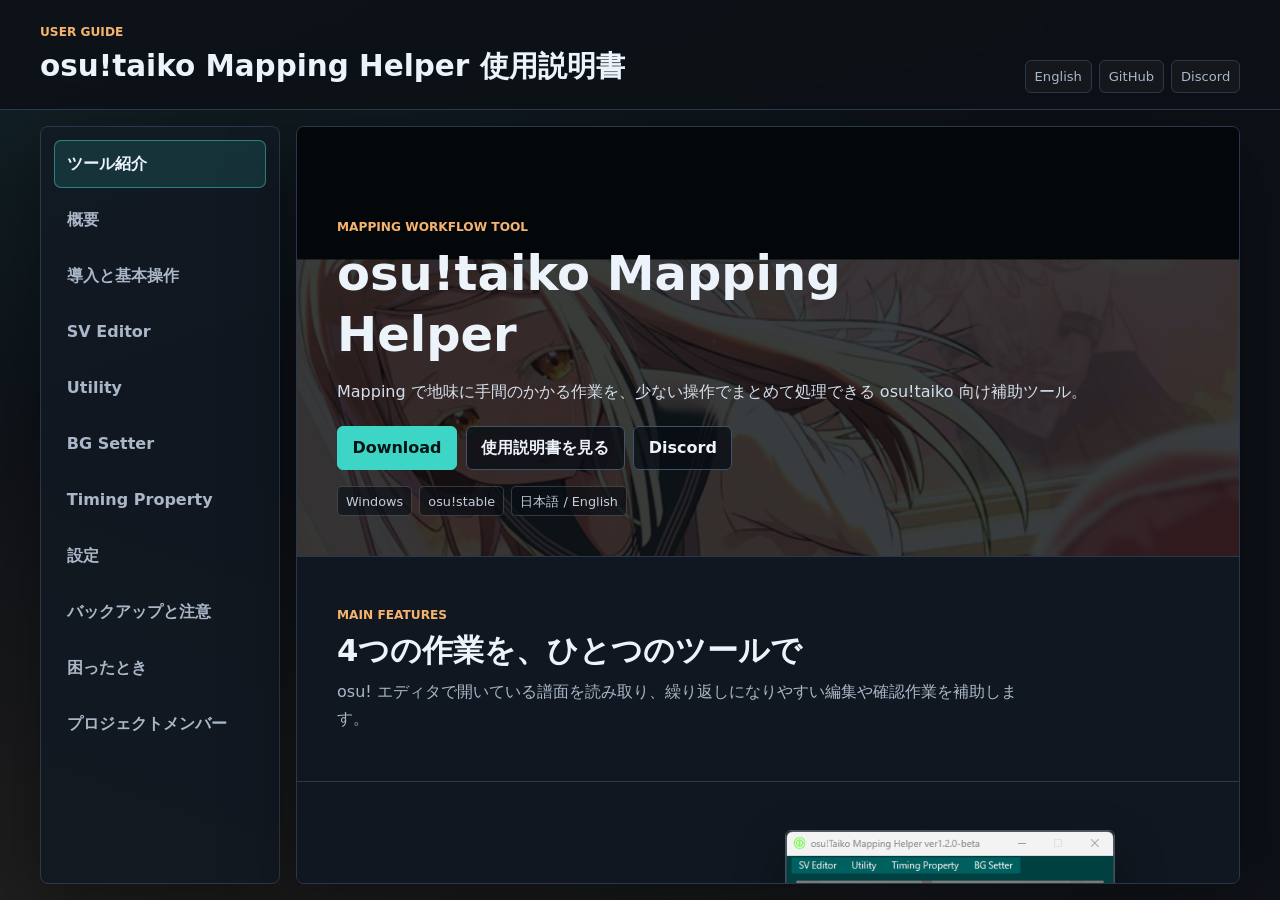
<file: docs/index.html>
<!doctype html>
<html lang="ja">
<head>
  <meta charset="utf-8">
  <meta name="viewport" content="width=device-width, initial-scale=1">
  <title>osu!taiko Mapping Helper 使用説明書</title>
  <link rel="icon" href="favicon.ico" sizes="any">
  <link rel="stylesheet" href="style.css">
</head>
<body>
  <header class="app-header">
    <div>
      <p class="eyebrow">User Guide</p>
      <h1>osu!taiko Mapping Helper 使用説明書</h1>
    </div>
    <div class="header-meta" aria-label="ドキュメント情報">
      <a href="index.en.html">English</a>
      <a href="https://github.com/miyagish1m4/osutaiko-mapping-helper">GitHub</a>
      <a href="https://discord.gg/EG7AwfeGcW">Discord</a>
    </div>
  </header>

  <main class="manual-shell">
    <input checked type="radio" name="manual-tab" id="tab-introduction">
    <input type="radio" name="manual-tab" id="tab-overview">
    <input type="radio" name="manual-tab" id="tab-start">
    <input type="radio" name="manual-tab" id="tab-sv">
    <input type="radio" name="manual-tab" id="tab-utility">
    <input type="radio" name="manual-tab" id="tab-bg">
    <input type="radio" name="manual-tab" id="tab-timing-property">
    <input type="radio" name="manual-tab" id="tab-settings">
    <input type="radio" name="manual-tab" id="tab-safety">
    <input type="radio" name="manual-tab" id="tab-trouble">
    <input type="radio" name="manual-tab" id="tab-members">

    <nav class="tab-list" aria-label="説明書の章">
      <label for="tab-introduction">ツール紹介</label>
      <label for="tab-overview">概要</label>
      <label for="tab-start">導入と基本操作</label>
      <label for="tab-sv">SV Editor</label>
      <label for="tab-utility">Utility</label>
      <label for="tab-bg">BG Setter</label>
      <label for="tab-timing-property">Timing Property</label>
      <label for="tab-settings">設定</label>
      <label for="tab-safety">バックアップと注意</label>
      <label for="tab-trouble">困ったとき</label>
      <label for="tab-members">プロジェクトメンバー</label>
    </nav>

    <section class="tab-panel introduction-panel" id="introduction-panel">
      <div class="showcase-hero" style="--intro-hero-image: url('screenshot/BG Setter.png'); --intro-mobile-image: url('screenshot/SV Editor.png')">
        <div class="showcase-hero-content">
          <p class="eyebrow">Mapping Workflow Tool</p>
          <h2>osu!taiko Mapping Helper</h2>
          <p class="hero-summary">Mapping で地味に手間のかかる作業を、少ない操作でまとめて処理できる osu!taiko 向け補助ツール。</p>
          <div class="intro-actions">
            <a class="primary-action" href="https://github.com/miyagish1m4/osutaiko-mapping-helper/releases">Download</a>
            <label class="secondary-action" for="tab-overview">使用説明書を見る</label>
            <a class="secondary-action" href="https://discord.gg/EG7AwfeGcW">Discord</a>
          </div>
          <div class="intro-meta" aria-label="対応環境">
            <span>Windows</span>
            <span>osu!stable</span>
            <span>日本語 / English</span>
          </div>
        </div>
      </div>

      <header class="intro-heading">
        <p class="eyebrow">Main Features</p>
        <h2>4つの作業を、ひとつのツールで</h2>
        <p>osu! エディタで開いている譜面を読み取り、繰り返しになりやすい編集や確認作業を補助します。</p>
      </header>

      <section class="intro-feature portrait-feature">
        <div class="intro-feature-copy">
          <p class="feature-number">01</p>
          <h3>SV Editor</h3>
          <p>ノーツ、小節線、BookMark、BeatSnap、既存の緑線などを基準に、SV と Volume をまとめて設定できます。</p>
          <p>範囲内のグラデーション、特定オブジェクトだけへの適用、相対速度変化、既存緑線の整理にも対応します。</p>
          <label class="text-action" for="tab-sv">SV Editor の説明を見る</label>
        </div>
        <figure class="intro-screenshot portrait-shot">
          <img src="screenshot/SV Editor.png" alt="SV Editor の画面">
        </figure>
      </section>

      <section class="intro-feature portrait-feature reverse">
        <div class="intro-feature-copy">
          <p class="feature-number">02</p>
          <h3>Utility</h3>
          <p>オフセット、ヒットサウンド、ノーツ座標、メタデータなど、SV 以外の編集をまとめて実行できます。</p>
          <p>全難易度へのタグ変更や設定コピー、指定したビートスナップへの再スナップにも利用できます。</p>
          <label class="text-action" for="tab-utility">Utility の説明を見る</label>
        </div>
        <figure class="intro-screenshot portrait-shot">
          <img src="screenshot/Utility.png" alt="Utility の画面">
        </figure>
      </section>

      <section class="intro-feature compact-feature">
        <div class="intro-feature-copy">
          <p class="feature-number">03</p>
          <h3>Timing Property</h3>
          <p>osu! エディタの現在位置に適用されている Timing、BPM、SV、Volume、見た目 BPM をリアルタイムに確認できます。</p>
          <label class="text-action" for="tab-timing-property">Timing Property の説明を見る</label>
        </div>
        <figure class="intro-screenshot compact-shot">
          <img src="screenshot/Timing Property.png" alt="Timing Property の画面">
        </figure>
      </section>

      <section class="intro-feature landscape-feature reverse">
        <div class="intro-feature-copy">
          <p class="feature-number">04</p>
          <h3>BG Setter</h3>
          <p>背景画像を画面上で動かしながら、譜面に保存する BG の Y 座標を決定できます。</p>
          <p>数値を繰り返し入力せず、実際の表示位置を見ながら調整できます。</p>
          <label class="text-action" for="tab-bg">BG Setter の説明を見る</label>
        </div>
        <figure class="intro-screenshot landscape-shot">
          <img src="screenshot/BG Setter.png" alt="BG Setter の画面">
        </figure>
      </section>

      <div class="intro-cta">
        <div>
          <p class="eyebrow">Get Started</p>
          <h3>最新バージョンをダウンロード</h3>
          <p>osu!stable で対象の taiko 譜面を開き、ツールを起動するだけで始められます。</p>
        </div>
        <div class="intro-actions">
          <a class="primary-action" href="https://github.com/miyagish1m4/osutaiko-mapping-helper/releases">Releases を開く</a>
          <label class="secondary-action" for="tab-start">導入方法を見る</label>
        </div>
      </div>
    </section>

    <section class="tab-panel" id="overview-panel">
      <div class="panel-header">
        <p class="eyebrow">Overview</p>
        <h2>このツールの役割</h2>
        <p>osu! のエディタで開いている taiko 譜面を読み取り、<strong>SV 編集</strong>や<strong>一括編集</strong>を補助します。操作対象は現在 osu! 側で選択されている <code>.osu</code> ファイル、または同じ曲フォルダ内の全難易度です。</p>
      </div>

      <div class="dense-grid">
        <article>
          <h3>リアルタイムに譜面を読む</h3>
          <p>起動中の osu! プロセスから、現在開いている曲フォルダ、.osu ファイル名、再生位置、メタデータ、背景画像の情報を取得します。ツール側で譜面名が表示されれば、処理対象を認識できています。</p>
        </article>
        <article>
          <h3>.osu を直接編集する</h3>
          <p><strong>SV Editor</strong>、<strong>Utility</strong>、<strong>BG Setter</strong> は <code>.osu</code> ファイルを書き換えます。処理後は osu! のエディタで <kbd>Ctrl</kbd> + <kbd>L</kbd> を押して、ファイルを再読み込みしてください。</p>
        </article>
        <article>
          <h3>主な機能</h3>
          <p>SV の適用・削除、ヒットサウンドの統一、ノーツ座標変更、タグ編集、設定コピー、再スナップ、背景 Y 座標調整、バックアップ保持数の管理を扱います。</p>
        </article>
        <article>
          <h3>補助情報の確認</h3>
          <p>Timing Property では、osu! の現在位置に対応する Timing、BPM、SV、Volume、見た目 BPM を確認できます。SV 作業中の値確認に使います。</p>
        </article>
      </div>

      <div class="callout">
        <h3>まず覚えること</h3>
        <p>このツールの基本は「<strong>osu! で対象譜面を開く</strong>」「<strong>ツールで条件を入力する</strong>」「<strong>実行する</strong>」「osu! で <kbd>Ctrl</kbd> + <kbd>L</kbd> を押す」です。<br>
          <span class="marker warn">成功メッセージだけでは osu! 側の表示は更新されないため、再読み込みまでを1セット</span>にしてください。</p>
      </div>
    </section>

    <section class="tab-panel" id="start-panel">
      <div class="panel-header">
        <p class="eyebrow">Start</p>
        <h2>導入と基本操作</h2>
        <p>ビルド、起動、タイミング指定、実行後の確認までの共通手順です。</p>
      </div>

      <div class="content-columns start-columns">
        <article class="block">
          <h3>必要な環境</h3>
          <ul>
            <li>Windows</li>
            <li>osu! stable</li>
          </ul>
        </article>
        <article class="block">
          <h3>ダウンロード方法</h3>
          <ol class="compact-steps">
            <li>右上の <strong>GitHub</strong> ボタンから <a href="https://github.com/miyagish1m4/osutaiko-mapping-helper">miyagish1m4/osutaiko-mapping-helper</a> を開きます。</li>
            <li>右側にある <a href="https://github.com/miyagish1m4/osutaiko-mapping-helper/releases">Releases</a> を開きます。</li>
            <li><strong>Tag</strong> の数値が最新のバージョンをクリックします。</li>
            <li><code>osu.taiko.Mapping.Helper.zip</code> をダウンロードします。</li>
            <li><strong>Source code</strong> はアプリの実行には不要です。</li>
            <li>zip を解凍し、<code>osu!taiko Mapping Helper.exe</code> を実行します。</li>
          </ol>
        </article>
      </div>

      <article class="block">
        <h3>起動方法</h3>
        <ol class="compact-steps">
          <li>osu! を起動し、エディタで編集したい taiko 譜面を開きます。</li>
          <li><code>osu!taiko Mapping Helper.exe</code> を起動します。</li>
          <li>ツール上部の譜面名や背景表示が更新されることを確認します。</li>
          <li>メニューから <strong>SV Editor</strong>、<strong>Utility</strong>、<strong>BG Setter</strong> を選びます。</li>
          <li>条件を入力して <strong>実行</strong> を押します。</li>
          <li>成功メッセージが出たら osu! 側で <kbd>Ctrl</kbd> + <kbd>L</kbd> を押します。</li>
        </ol>
      </article>
    </section>

    <section class="tab-panel" id="sv-panel">
      <div class="panel-header">
        <p class="eyebrow">SV Editor</p>
        <h2>SV の適用・削除</h2>
        <p>上から順番に、Timing、SV、Volume、対象、実行までを説明します。</p>
      </div>

      <article class="block">
        <h3>1. Timing</h3>
        <p>処理する範囲の始点と終点を指定します。<br>
          入力は <code>mm:ss:fff</code> 形式、またはミリ秒の整数に対応しています。たとえば <code>01:23:456</code> と <code>83456</code> はどちらも受け付けます。</p>
        <p><strong>Set Start Timing</strong> と <strong>Set End Timing</strong> は、osu! の現在の再生位置をそれぞれ始点・終点に入れるボタンです。</p>
        <p><strong>⇔ ボタン</strong>は始点と終点を入れ替えます。始点が終点より後ろにある状態では実行時にエラーになります。</p>
      </article>

      <article class="block">
        <h3>2. SV</h3>
        <p>SV チェックを有効にすると、追加または更新する緑線の SV を指定できます。<br>
          SV は 0 より大きい数値を入力します。小数も使用できます。<br>SV チェックを外した場合は、処理地点の直前にある緑線の SV を参照して、SV 値を明示的には変更しません。</p>
        <p><strong>等差モード</strong> は始点から終点まで一定量ずつ変化します。<br>
          <strong>等比モード</strong> は比率で変化します。</p>
        <div class="formula-grid" aria-label="SV 計算式">
          <div>
            <strong>等差モード</strong>
            <code>SV(t) = SV_start + (SV_end - SV_start) * p</code>
          </div>
          <div>
            <strong>等比モード</strong>
            <code>SV(t) = SV_start * (SV_end / SV_start) ^ p</code>
          </div>
        </div>
        <p class="small-note"><code>p</code> は範囲内の進行率です。始点では <code>0</code>、終点では <code>1</code> になります。</p><br>
        <div class="sv-graph-pair">
          <figure class="sv-graph" aria-label="終点の SV が始点より高い場合の変化イメージ">
            <img src="assets/sv-change-up.svg" alt="終点の SV が始点より高い場合の等差と等比の変化イメージ">
            <figcaption>終点の SV が高い場合</figcaption>
          </figure>
          <figure class="sv-graph" aria-label="終点の SV が始点より低い場合の変化イメージ">
            <img src="assets/sv-change-down.svg" alt="終点の SV が始点より低い場合の等差と等比の変化イメージ">
            <figcaption>終点の SV が低い場合</figcaption>
          </figure>
        </div>
      </article>

      <article class="block">
        <h3>3. Volume</h3>
        <p>Volume チェックを有効にすると、緑線の音量を指定できます。<br>
          Volume は 5 から 100 の整数で入力します。小数は受け付けません。<br>
          Volume チェックを外した場合は、処理地点の直前にある赤線 or 緑線 の Volume を参照します。音量を変えずに SV だけを編集したい場合は、Volume を無効にして下さい。</p>
        <p><strong>赤線に適用</strong> を有効にすると、指定範囲内にある赤線の Volume も指定した値に変更します。<br>
          赤線と緑線が同時刻にある場合に、それぞれの Volume が違う値になってしまうことを避けたいときに使います。</p>
        <p>このチェックボックスをオフにすると、範囲内の赤線 Volume は変更されません。<br>
          たとえば最初の赤線だけ、赤線と緑線をあえて別の Volume にすることで、その線より前は赤線の Volume、その線より後は緑線の Volume として扱わせたい場合に使えます。</p>
      </article>

      <div class="content-columns">
        <article class="block">
          <h3>4. 始点に適用</h3>
          <p>無効にすると、始点ちょうどの対象は処理から除外されます。</p>
        </article>
        <article class="block">
          <h3>5. 終点に適用</h3>
          <p>無効にすると、終点ちょうどの対象は処理から除外されます。</p>
        </article>
      </div>

      <article class="block">
        <h3>6. 相対速度変化</h3>
        <p>設定の<strong>アドバンスモード</strong>を有効にすると表示されます。<br>
          通常は入力した SV をそのまま使いますが、相対速度変化では<strong>対象のオブジェクトに適用されている SV を基準</strong>にして、新しい SV を計算します。<br><br>
        <strong>乗算</strong> は <code>(現在の SV - 基準 SV) * 入力 SV + 基準 SV</code> の形で変化します。<br>
        <strong>加算</strong> は現在の SV に入力 SV を足します。</p>
        <div class="sv-graph-pair relative-graph-pair">
          <figure class="sv-graph relative-graph" aria-label="相対速度変化の加算イメージ">
            <img src="assets/relative-sv-add.svg" alt="処理前の SV に入力 SV を足して変化後の SV を作る加算のイメージ">
          </figure>
          <figure class="sv-graph relative-graph" aria-label="相対速度変化の乗算イメージ">
            <img src="assets/relative-sv-multiply.svg" alt="基準 SV からの差分を倍率で変化させる乗算のイメージ">
          </figure>
        </div><br>
        <p><strong>終点の有効化</strong> を併用すると、相対変化の始点値と終点値を別々に指定できます。</p>
        <div class="sv-graph-pair relative-graph-pair">
          <figure class="sv-graph relative-graph" aria-label="終点の有効化を使った相対速度変化の加算イメージ">
            <img src="assets/relative-sv-add-end.svg" alt="加算値が始点の -0.0 から終点の -1.0 へ変化するイメージ">
          </figure>
          <figure class="sv-graph relative-graph" aria-label="終点の有効化を使った相対速度変化の乗算イメージ">
            <img src="assets/relative-sv-multiply-end.svg" alt="乗算値が始点の 1.0 から終点の 1.5 へ変化するイメージ">
          </figure>
        </div>
      </article>

      <div class="content-columns">
        <article class="block">
          <h3>7. 適用タブ</h3>
          <p>指定範囲内の対象タイミングに緑線を追加します。<br>SV や Volume を有効にしている場合は、始点から終点までの位置に応じて値を計算します。</p>
          <p>既存の緑線と重なる場合は、処理対象やオフセットに応じて<strong>既存緑線を整理</strong>しながら出力します。</p>
          <p>整理の内容として、対象ノーツの直前から対象ノーツまでの間にある既存緑線は、今回置く線と効果が重複しないよう削除対象になることがあります。
            ただし、<strong>選択していない Object の SV を戻すために必要な線</strong>や、kiai の切り替わりを維持するために必要な線は残す・値を引き継ぐように扱われます。</p>
          <p>適用後は、範囲内や範囲後のスライダーの見た目が崩れにくいように、必要に応じて <code>sliderLength</code> を補正します。</p>
          <p>kiai 状態は、直前の赤線 or 緑線を引き継ぎます。</p>
        </article>
        <article class="block">
          <h3>8. 削除タブ</h3>
          <p>指定範囲内の緑線を削除します。赤線は削除しません。</p>
          <p>削除後は、範囲内や範囲後のスライダーの見た目が崩れにくいように、必要に応じて <code>sliderLength</code> を補正します。</p>
        </article>
      </div>

      <article class="block">
        <h3>9. オフセット</h3>
        <p>チェックすると、Objects のみで緑線を置くときに、対象ノーツの少し前へ緑線をずらします。</p>
        <p>設定画面のオフセットタイプが<br>
          <strong>1/16 (1/12) オフセット</strong> の場合は、BPM から 1/16 分の時間を計算して前に置きます。<br>
          <strong>ミリ秒 (ms) オフセット</strong> の場合は、指定したミリ秒分前に置きます。</p>
        <p><strong>1/12 を含める</strong> を有効にすると、1/12 snap の HitObject が含まれる場合に、前の HitObject の方へ SV 線が近づきすぎないように 1/12 分のオフセットを使います。それ以外の配置では 1/16 が使われます。</p>
        <p>Volume 変化を伴う SV 線を設置する場合は、プレイヤーが早入りして叩くことにより Volume 変化が適用されなくなる場合を防ぐためにこの機能を使うことを推奨します。</p>
      </article>

      <article class="block">
        <h3>10. 処理対象の選び方</h3>
        <div class="definition-list">
          <div><strong>Objects のみ</strong><span><strong>HitObject、小節線、BookMark、特定 Object </strong>を基準に緑線を追加します。基本モードです。</span></div>
          <div><strong>BeatSnaps</strong><span>HitObject の有無にかかわらず、<strong>指定する BeatSnap 間隔で緑線</strong>を引きます。<br>
            ノーツがない場所で Volume 変化のグラデーションを設置したい場合などに使います。<br>
            ※オフセットは適用されません。</span></div>
          <div><strong>緑線</strong><span>設定の<strong>アドバンスモード</strong>を有効にすると表示されます。<br>
            <strong>既に置かれている緑線</strong>の SV 値・ Volume 値を修正します。<br>
            ※オフセットは適用されません。</span></div>
          <div><strong>赤線</strong><span>設定の<strong>アドバンスモード</strong>を有効にすると表示されます。<br>
            <strong>設定した見た目 BPM</strong> になるように、既に置かれている赤線に緑線を引きます。<br>
            BPM が細かく変化する曲で、見た目上のスクロール速度を統一したい際などに使用します。<br>
            ※オフセットは適用されません。
          </span></div>
        </div>
      </article>

      <article class="block">
        <h3>Objects のみの詳細</h3>
        <div class="manual-table">
          <div><strong>すべての Object</strong><span><strong>指定範囲内の全ての Object（ノーツ、スライダー、スピナー、小節線、BookMark）</strong>を対象に緑線を置きます。<br></span></div>
          <div><strong>小節線のみ</strong><span><strong>小節線</strong>を対象にします。<br>
            ノーツがない小節線、ノーツがある小節線、両方を対象とし緑線を置きます。<br>
            それぞれの小節線の次の Object にも戻し用の緑線を自動で置いて SV が意図せず次の区間へ残り続けないようにします。</span></div>
          <div><strong>小節線以外</strong><span>小節線と同じタイミングではない Object を対象にします。<br>
            小節線にも戻し用の緑線を自動で置いて SV が意図せず小節線にかからないようにします。</span></div>
          <div><strong>BookMark のみ</strong><span><strong>BookMark</strong> と同じタイミングにある地点だけを対象にします。<br>
            ノーツがない BookMark、ノーツがある BookMark、両方を対象とし緑線を置きます。<br>
            それぞれの BookMark の次の Object にも戻し用の緑線を自動で置いて SV が意図せず次の区間へ残り続けないようにします。</span></div>
          <div><strong>BookMark 以外</strong><span>BookMark が付いていない Object を対象にします。<br>
            BookMark にも戻し用の緑線を自動で置いて SV が意図せず BookMark にかからないようにします。<br>目印を付けた場所だけを避けたい場合に使います。</span></div>
          <div><strong>特定の Object のみ</strong><span><strong>通常 Don、通常 Kat、通常スライダー、大音符 Don、大音符 Kat、大音符スライダー、スピナー</strong> を個別に選び、選択した種類に一致する Object だけを処理します。<br>
            選択していない種類の Object に対応する既存の緑線は、基本的に触りません。<br>
            このモードでは、選んだ Object の直前または同時刻に緑線を置き、次のノーツ側にも戻し用の緑線を自動で置いて SV が意図せず次の区間へ残り続けないようにします。</span></div>
        </div>
      </article>

      <article class="block">
        <h3>11. 実行ボタン</h3>
        <p><strong>実行</strong> を押すと、現在の入力値と処理対象をもとに <code>.osu</code> ファイルを上書きします。<br>
          実行前にバックアップが作成され、成功するとメッセージが表示されます。最後に osu! 側で <kbd>Ctrl</kbd> + <kbd>L</kbd> を押して再読み込みしてください。</p>
      </article>
    </section>

    <section class="tab-panel" id="utility-panel">
      <div class="panel-header">
        <p class="eyebrow">Utility</p>
        <h2>一括処理と補助機能</h2>
        <p>Utility は、SV 以外の譜面編集をまとめて行う場所です。</p>
      </div>

      <div class="definition-list tall">
        <div><strong>オフセット変更 (all diffs)</strong><span>同じ曲フォルダ内の全 .osu ファイルを対象に、指定ミリ秒分<strong>タイミングを移動</strong>します。<br>
          PreviewTime、Bookmarks、TimingPoints、HitObjects、動画イベントの開始時刻が移動対象です。</span></div>
        <div><strong>ヒットサウンド設定</strong><span>現在の難易度を対象に、Kat を <strong>Clap または Whistle へ統一</strong>する機能です。<br>
          Don 系のノーツは基本的に変更せず、Kat と大音符 Kat に選択したヒットサウンドを反映します。</span></div>
        <div><strong>ノーツ座標設定</strong><span>現在の難易度のノーツ座標を書き換えます。<br>
          <strong>Center</strong> は X=256 / Y=192 の中央寄せです。<br>
          <strong>Separate</strong> は Don、Kat、大音符 Don、大音符 Kat ごとに設定画面の座標を使います。<br>
          <strong>Random</strong> はノーツごとにランダムな座標を設定します。スライダーは制御点も移動します。</span></div>
        <div><strong>タグエディタ (all diffs)</strong><span>タグ入力欄の内容を、同じ曲フォルダ内の<strong>全難易度の Metadata に反映</strong>します。</span></div>
        <div><strong>設定コピー (all diffs)</strong><span>現在の難易度から<strong>全難易度へ設定をコピー</strong>します。<br>
          Metadata、BG、Preview、Timing Points を選べます。<br>
          Timing Points は赤線をコピーし、既存の緑線は各難易度のものを残して出力します。</span></div>
        <div><strong>再スナップ</strong><span>現在の難易度を対象に、指定範囲内のノーツを<strong>選択したビートスナップ間隔へ移動</strong>します。<br>
          全てのノーツを再スナップしたい場合は、範囲を指定しないでください。</span></div>
      </div>

      <article class="block">
        <h3>再スナップの詳しい挙動</h3>
        <p>赤線ごとに <strong>BPM</strong>、<strong>拍子</strong>、<strong>barLength</strong> からスナップ間隔を計算します。<br>
          各スナップ位置の前後半分の範囲に入っているノーツを、そのスナップ位置へ移動します。範囲内に赤線がある場合、次の赤線以降は新しい BPM と拍子で再計算します。</p>
        <p>選べる間隔は <code>1/24</code>、<code>1/36</code>、<code>1/48</code>、<code>1/60</code> です。譜面の意図に合う最小単位を選んでください。実行前に確認ダイアログが表示されます。</p>
      </article>
    </section>

    <section class="tab-panel" id="bg-panel">
      <div class="panel-header">
        <p class="eyebrow">BG Setter</p>
        <h2>背景 Y 座標の調整</h2>
        <p>現在の譜面背景を表示し、osu! の背景イベント行に保存されている Y 座標を調整します。</p>
      </div>

      <article class="block">
        <h3>何を変更するか</h3>
        <p>Events セクションの背景行にある <strong>Y オフセット</strong>を書き換えます。<span class="marker warn">画像ファイルそのものを編集する機能ではありません。</span>背景の表示位置だけを変えたいときに使います。</p>
      </article>

      <article class="block">
        <h3>操作</h3>
        <ol class="compact-steps">
          <li>osu! エディタで対象譜面を開きます。</li>
          <li>メニューから <strong>BG Setter</strong> を開きます。</li>
          <li>背景を上下にドラッグして Y 座標を調整します。</li>
          <li><strong>実行</strong>、または <kbd>Ctrl</kbd> + <kbd>S</kbd> で保存します。</li>
          <li>osu! 側で <kbd>Ctrl</kbd> + <kbd>L</kbd> を押して確認します。</li>
        </ol>
      </article>
    </section>

    <section class="tab-panel" id="timing-property-panel">
      <div class="panel-header">
        <p class="eyebrow">Timing Property</p>
        <h2>現在位置の譜面情報を確認する</h2>
        <p>Timing Property は、編集対象を書き換える画面ではなく、osu! の現在再生位置に対応する値を確認するための補助画面です。設定の<strong>アドバンスモード</strong>を有効にしている場合にメニューへ表示されます。</p>
      </div>

      <div class="definition-list tall">
        <div><strong>Timing</strong><span>osu! の現在再生位置を <code>mm:ss:fff</code> 形式で表示します。</span></div>
        <div><strong>BPM</strong><span>現在位置に適用されている<strong>赤線の BPM</strong> を表示します。</span></div>
        <div><strong>SV</strong><span>現在位置に適用されている <strong>SV</strong> を表示します。</span></div>
        <div><strong>見た目 BPM</strong><span>BPM、SV、SliderMultiplier をもとに、<strong>見た目上のスクロール速度</strong>を BPM 相当で表示します。</span></div>
        <div><strong>Volume</strong><span>現在位置に適用されている <strong>Volume</strong> を表示します。</span></div>
      </div>

      <article class="block">
        <h3>使い方</h3>
        <p>osu! エディタで曲を再生またはシークすると、Timing Property の値も更新されます。<br>
          表示されているそれぞれの値を<strong>ダブルクリックするとクリップボードにコピー</strong>されます。</p>
      </article>
    </section>

    <section class="tab-panel" id="settings-panel">
      <div class="panel-header">
        <p class="eyebrow">Settings</p>
        <h2>設定項目</h2>
        <p>ツール全体の表示、バックアップ保持数、オフセット方式、ノーツ座標を管理します。</p>
      </div>

      <div class="definition-list tall">
        <div><strong>言語設定</strong><span><strong>English / 日本語</strong>を切り替えます。</span></div>
        <div><strong>バックアップ保持上限</strong><span>譜面ごとに保持する<strong>バックアップ数</strong>です。<br>
          1から100の整数を指定します。保存時に古いバックアップが整理されます。</span></div>
        <div><strong>オフセットタイプ</strong><span>SV Editor のオフセット入力を、<strong>スナップ基準</strong>または<strong>ミリ秒基準</strong>に切り替えます。</span></div>
        <div><strong>ノーツ配置設定</strong><span><strong>Separate</strong> 使用時の Don、Kat、大音符 Don、大音符 Kat の X / Y 座標を設定します。<br>
          X は 0 から 512、Y は 0 から 384 の範囲です。<br>
          初期値は<br>
          Don : X=64 / Y=64<br>
          Kat : X=448 / Y=64<br>
          大音符 Don : X=64 / Y=320<br>
          大音符 Kat : X=448 / Y=320<br>
          です。</span></div>
        <div><strong>Unicode対応</strong><span>譜面名表示に <strong>TitleUnicode / ArtistUnicode</strong> を使います。<br>
          日本語や特殊文字の曲名を表示できます。</span></div>
        <div><strong>アドバンスモード</strong><span>相対速度変化や Timing Property など、<strong>追加の編集項目を表示</strong>します。</span></div>
      </div>
    </section>

    <section class="tab-panel" id="safety-panel">
      <div class="panel-header">
        <p class="eyebrow">Safety</p>
        <h2>バックアップと注意事項</h2>
        <p>このツールは便利ですが、実行時に <code>.osu</code> ファイルを書き換えます。処理の前後で何が起きるかを理解しておくと安心です。</p>
      </div>

      <div class="content-columns">
        <article class="block warning">
          <h3>自動バックアップ</h3>
          <p>SV Editor、Utility の一部、BG Setter は、上書き前に Backup フォルダへ現在の <code>.osu</code> ファイルをコピーします。<br>
            バックアップファイル名には日時が使われ、設定した保持上限を超えた古いファイルは削除されます。</p>
        </article>
        <article class="block warning">
          <h3>手動バックアップ推奨</h3>
          <p>大きな範囲への SV 適用、全難易度へのコピー、Resnap などは影響範囲が広い処理です。<br>
            公開前の譜面や作業中のセットでは、曲フォルダごと別の場所へコピーしてから試すと安全です。</p>
        </article>
      </div>

      <article class="block warning">
        <h3>免責事項</h3>
        <p>このツールの使用、またはこのツールに関連して発生したすべての問題は、自己責任でお願いいたします。<br>
          製作者および配布者は一切の責任を負いません。</p>
      </article>

      <article class="block">
        <h3>実行後の確認</h3>
        <p>成功メッセージは「ファイルへの書き出しが終わった」ことを示します。osu! エディタの表示は自動では更新されません。<br>
          必ず <kbd>Ctrl</kbd> + <kbd>L</kbd> で再読み込みし、<strong>Timing</strong>、<strong>HitObjects</strong>、<strong>背景座標</strong>を確認してください。</p>
      </article>
    </section>

    <section class="tab-panel" id="trouble-panel">
      <div class="panel-header">
        <p class="eyebrow">Troubleshooting</p>
        <h2>困ったとき</h2>
        <p>よくある症状と確認する場所です。</p>
      </div>

      <div class="faq-list">
        <details>
          <summary>譜面名や背景が表示されない</summary>
          <p>osu! が起動しているか、エディタで譜面を開いているか確認してください。<br>
            曲フォルダや .osu ファイルが移動・削除されている場合も取得に失敗します。</p>
        </details>
        <details>
          <summary>実行後に変化が見えない</summary>
          <p>osu! 側で <kbd>Ctrl</kbd> + <kbd>L</kbd> を押して譜面を再読み込みしてください。<br>
            ツールがファイルを書き換えても、エディタの表示は自動更新されません。</p>
        </details>
        <details>
          <summary>Timing の入力でエラーになる</summary>
          <p><code>mm:ss:fff</code> 形式、またはミリ秒の整数で入力してください。<br>
            始点が終点より後ろの場合もエラーになります。</p>
        </details>
        <details>
          <summary>SVやVolumeの値でエラーになる</summary>
          <p>SV は正の数、Volume は 5 から 100 の整数が基本です。<br>
            相対速度変化の基準 SV も正の値を指定してください。</p>
        </details>
        <details>
          <summary>バックアップを減らしたい</summary>
          <p>設定画面のバックアップ保持上限を変更して保存します。<br>
            1から100の範囲で指定でき、保存後に古いバックアップが整理されます。</p>
        </details>
        <details>
          <summary>osu!lazer で使えない</summary>
          <p><strong>osu!lazer はサポートしていません。</strong><br>
            osu!lazer では、開いている譜面や現在位置をリアルタイムに読み取る機能を使用できません。<br>
            また、osu!stable と osu!lazer では <strong>osu! file format</strong> が異なるため、osu!lazer の <code>.osu</code> ファイルへ書き込むと、想定していない動作につながる可能性があります。<br>
            このツールは <strong>osu!stable でのみ使用してください。</strong></p>
        </details>
        <details>
          <summary>バグを報告したい</summary>
          <p>ツール上で不具合が発生した場合は、<a href="https://discord.gg/EG7AwfeGcW">Discord</a> の <code>bug-report</code> へ報告をお願いいたします。</p>
        </details>
        <details>
          <summary>機能追加を提案したい</summary>
          <p>ツールに追加してほしい機能や改善案がある場合は、<a href="https://discord.gg/EG7AwfeGcW">Discord</a> の <code>request</code> へ投稿をお願いいたします。</p>
        </details>
      </div>
    </section>

    <section class="tab-panel" id="members-panel">
      <div class="panel-header">
        <p class="eyebrow">Project Members</p>
        <h2>プロジェクトメンバー</h2>
        <p>osu!taiko Mapping Helper の開発、機能提案、説明書作成、校閲、テストに関わった方々です。</p>
      </div>

      <div class="definition-list tall">
        <div><strong>プログラム</strong><span>
          <a href="https://osu.ppy.sh/users/8027517">miyagishima</a><br>
          <a href="https://osu.ppy.sh/users/5321719">uone</a>（共通機能のみ）
        </span></div>
        <div><strong>機能の考案</strong><span>
          <a href="https://osu.ppy.sh/users/2774767">tasuke912</a><br>
          提案をくださる皆様
        </span></div>
        <div><strong>使用説明書の作成</strong><span>
          <a href="https://osu.ppy.sh/users/12029122">Vanity8</a>
        </span></div>
        <div><strong>校正・校閲</strong><span>
          <a href="https://osu.ppy.sh/users/14520910">Maimaing</a>
        </span></div>
        <div><strong>テスター</strong><span>
          <a href="https://osu.ppy.sh/users/8027517">miyagishima</a>（簡単な確認のみ）<br>
          使ってくださる皆様
        </span></div>
      </div>
    </section>
  </main>

</body>
</html>
</file>
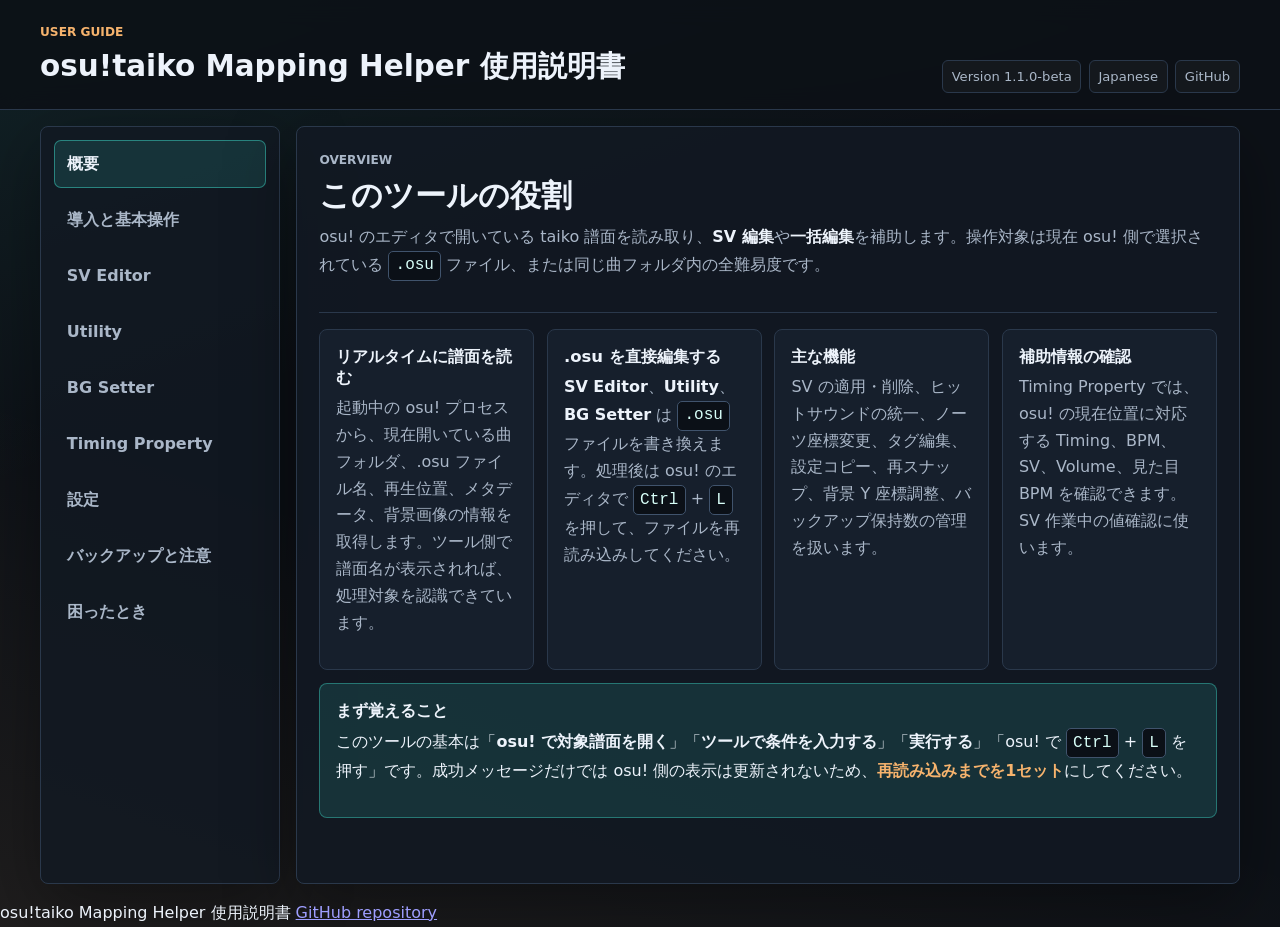
<file: docs/docs.html>
<!doctype html>
<html lang="ja">
<head>
  <meta charset="utf-8">
  <meta name="viewport" content="width=device-width, initial-scale=1">
  <title>osu!taiko Mapping Helper 使用説明書</title>
  <link rel="stylesheet" href="style.css">
</head>
<body>
  <header class="app-header">
    <div>
      <p class="eyebrow">User Guide</p>
      <h1>osu!taiko Mapping Helper 使用説明書</h1>
    </div>
    <div class="header-meta" aria-label="ドキュメント情報">
      <span>Version 1.1.0-beta</span>
      <span>Japanese</span>
      <a href="https://github.com/miyagish1m4/osutaiko-mapping-helper">GitHub</a>
    </div>
  </header>

  <main class="manual-shell">
    <input checked type="radio" name="manual-tab" id="tab-overview">
    <input type="radio" name="manual-tab" id="tab-start">
    <input type="radio" name="manual-tab" id="tab-sv">
    <input type="radio" name="manual-tab" id="tab-utility">
    <input type="radio" name="manual-tab" id="tab-bg">
    <input type="radio" name="manual-tab" id="tab-timing-property">
    <input type="radio" name="manual-tab" id="tab-settings">
    <input type="radio" name="manual-tab" id="tab-safety">
    <input type="radio" name="manual-tab" id="tab-trouble">

    <nav class="tab-list" aria-label="説明書の章">
      <label for="tab-overview">概要</label>
      <label for="tab-start">導入と基本操作</label>
      <label for="tab-sv">SV Editor</label>
      <label for="tab-utility">Utility</label>
      <label for="tab-bg">BG Setter</label>
      <label for="tab-timing-property">Timing Property</label>
      <label for="tab-settings">設定</label>
      <label for="tab-safety">バックアップと注意</label>
      <label for="tab-trouble">困ったとき</label>
    </nav>

    <section class="tab-panel" id="overview-panel">
      <div class="panel-header">
        <p class="eyebrow">Overview</p>
        <h2>このツールの役割</h2>
        <p>osu! のエディタで開いている taiko 譜面を読み取り、<strong>SV 編集</strong>や<strong>一括編集</strong>を補助します。操作対象は現在 osu! 側で選択されている <code>.osu</code> ファイル、または同じ曲フォルダ内の全難易度です。</p>
      </div>

      <div class="dense-grid">
        <article>
          <h3>リアルタイムに譜面を読む</h3>
          <p>起動中の osu! プロセスから、現在開いている曲フォルダ、.osu ファイル名、再生位置、メタデータ、背景画像の情報を取得します。ツール側で譜面名が表示されれば、処理対象を認識できています。</p>
        </article>
        <article>
          <h3>.osu を直接編集する</h3>
          <p><strong>SV Editor</strong>、<strong>Utility</strong>、<strong>BG Setter</strong> は <code>.osu</code> ファイルを書き換えます。処理後は osu! のエディタで <kbd>Ctrl</kbd> + <kbd>L</kbd> を押して、ファイルを再読み込みしてください。</p>
        </article>
        <article>
          <h3>主な機能</h3>
          <p>SV の適用・削除、ヒットサウンドの統一、ノーツ座標変更、タグ編集、設定コピー、再スナップ、背景 Y 座標調整、バックアップ保持数の管理を扱います。</p>
        </article>
        <article>
          <h3>補助情報の確認</h3>
          <p>Timing Property では、osu! の現在位置に対応する Timing、BPM、SV、Volume、見た目 BPM を確認できます。SV 作業中の値確認に使います。</p>
        </article>
      </div>

      <div class="callout">
        <h3>まず覚えること</h3>
        <p>このツールの基本は「<strong>osu! で対象譜面を開く</strong>」「<strong>ツールで条件を入力する</strong>」「<strong>実行する</strong>」「osu! で <kbd>Ctrl</kbd> + <kbd>L</kbd> を押す」です。成功メッセージだけでは osu! 側の表示は更新されないため、<span class="marker warn">再読み込みまでを1セット</span>にしてください。</p>
      </div>
    </section>

    <section class="tab-panel" id="start-panel">
      <div class="panel-header">
        <p class="eyebrow">Start</p>
        <h2>導入と基本操作</h2>
        <p>ビルド、起動、タイミング指定、実行後の確認までの共通手順です。</p>
      </div>

      <div class="content-columns">
        <article class="block">
          <h3>必要な環境</h3>
          <ul>
            <li>Windows</li>
            <li>osu! stable</li>
            <li>.NET 8 Desktop Runtime、または .NET 8 SDK</li>
            <li>ソースからビルドする場合は Visual Studio 2022 以降</li>
          </ul>
        </article>
        <article class="block">
          <h3>起動方法</h3>
          <p>配布されている実行ファイルがある場合は、基本的に <code>osu!taiko Mapping Helper.exe</code> を実行すれば起動できます。<br>osu! を起動し、エディタで対象の taiko 譜面を開いておくと、ツールが現在の譜面を読み取れます。</p>
          <p>ソースから動かす場合だけ、Visual Studio で <code>osu!taiko Mapping Helper.sln</code> を開いてビルドします。<br>開発者向けのコマンドライン例は次の通りです。</p>
          <pre><code>dotnet restore
dotnet build -c Release</code></pre>
        </article>
      </div>

      <article class="block">
        <h3>基本の流れ</h3>
        <ol class="compact-steps">
          <li>osu! を起動し、エディタで編集したい taiko 譜面を開きます。</li>
          <li>osu!taiko Mapping Helper を起動します。</li>
          <li>ツール上部の譜面名や背景表示が更新されることを確認します。</li>
          <li>メニューから <strong>SV Editor</strong>、<strong>Utility</strong>、<strong>BG Setter</strong> を選びます。</li>
          <li>条件を入力して <strong>実行</strong> を押します。</li>
          <li>成功メッセージが出たら osu! 側で <kbd>Ctrl</kbd> + <kbd>L</kbd> を押します。</li>
        </ol>
      </article>

      <article class="block">
        <h3>操作の前提</h3>
        <p><strong>Timing</strong>、<strong>SV</strong>、<strong>Volume</strong> などの入力欄は各機能タブで説明します。まずは、ツールが現在の譜面を認識していることと、実行後に osu! 側で再読み込みすることだけ覚えておけば大丈夫です。</p>
      </article>
    </section>

    <section class="tab-panel" id="sv-panel">
      <div class="panel-header">
        <p class="eyebrow">SV Editor</p>
        <h2>SV の適用・削除</h2>
        <p>上から順番に、Timing、SV、Volume、対象、実行までを説明します。</p>
      </div>

      <article class="block">
        <h3>1. Timing</h3>
        <p>処理する範囲の<strong>始点</strong>と<strong>終点</strong>を指定します。入力は <code>mm:ss:fff</code> 形式、またはミリ秒の整数に対応しています。たとえば <code>01:23:456</code> と <code>83456</code> はどちらも受け付けます。</p>
        <p><strong>Set Start Timing</strong> と <strong>Set End Timing</strong> は、osu! の現在の再生位置をそれぞれ始点・終点に入れるボタンです。</p>
        <p><strong>⇔</strong> ボタンは始点と終点を入れ替えます。<span class="marker danger">始点が終点より後ろ</span>にある状態では実行時にエラーになります。</p>
      </article>

      <article class="block">
        <h3>2. SV</h3>
        <p>SV チェックを有効にすると、追加または更新する緑線の SV を指定できます。<br><strong>SV は 0 より大きい数値</strong>を入力します。小数も使用できます。<br>SV チェックを外した場合は、処理地点の直前にある緑線の SV を参照して、SV 値を明示的には変更しません。</p>
        <p><strong>等差モード</strong> は始点から終点まで一定量ずつ変化します。<strong>等比モード</strong> は比率で変化します。</p>
        <div class="formula-grid" aria-label="SV 計算式">
          <div>
            <strong>等差モード</strong>
            <code>SV(t) = SV_start + (SV_end - SV_start) * p</code>
          </div>
          <div>
            <strong>等比モード</strong>
            <code>SV(t) = SV_start * (SV_end / SV_start) ^ p</code>
          </div>
        </div>
        <p class="small-note"><code>p</code> は範囲内の進行率です。始点では <code>0</code>、終点では <code>1</code> になります。</p>
        <div class="sv-graph-pair">
          <figure class="sv-graph" aria-label="終点の SV が始点より高い場合の変化イメージ">
            <img src="assets/sv-change-up.svg" alt="終点の SV が始点より高い場合の等差と等比の変化イメージ">
            <figcaption>終点の SV が高い場合</figcaption>
          </figure>
          <figure class="sv-graph" aria-label="終点の SV が始点より低い場合の変化イメージ">
            <img src="assets/sv-change-down.svg" alt="終点の SV が始点より低い場合の等差と等比の変化イメージ">
            <figcaption>終点の SV が低い場合</figcaption>
          </figure>
        </div>
        <p class="small-note">同じ始点・終点でも、等差は直線的、等比は倍率的に変化します。</p>
      </article>

      <article class="block">
        <h3>3. Volume</h3>
        <p>Volume チェックを有効にすると、緑線の音量を指定できます。<strong>Volume は 5 から 100 の整数</strong>で入力します。小数は受け付けません。<br>
          Volume チェックを外した場合は、処理地点の直前にある赤線 or 緑線 の Volume を参照します。音量を変えずに SV だけを編集したい場合は、<span class="marker">Volume を無効</span>にして下さい。</p>
      </article>

      <div class="content-columns">
        <article class="block">
          <h3>4. 始点に適用</h3>
          <p>無効にすると、始点ちょうどの対象は処理から除外されます。</p>
        </article>
        <article class="block">
          <h3>5. 終点に適用</h3>
          <p>無効にすると、終点ちょうどの対象は処理から除外されます。</p>
        </article>
      </div>

      <article class="block">
        <h3>6. 相対速度変化</h3>
        <p>設定のアドバンスモードを有効にすると表示されます。通常は入力した SV をそのまま使いますが、相対速度変化では<strong>処理前の SV を参照</strong>して、新しい SV を計算します。<br>
        <strong>乗算</strong> は <code>(現在の SV - 基準 SV) * 入力 SV + 基準 SV</code> の形で変化します。<strong>加算</strong> は現在の SV に入力 SV を足します。</p>
        <p><strong>終点の有効化</strong> を併用すると、相対変化の始点値と終点値を別々に指定できます。終点の有効化を外した場合は、始点側の値を基準にした一定の相対変化として扱う使い方になります。</p>
        <div class="sv-graph-pair relative-graph-pair">
          <figure class="sv-graph relative-graph" aria-label="相対速度変化の加算イメージ">
            <img src="assets/relative-sv-add.svg" alt="処理前の SV に入力 SV を足して変化後の SV を作る加算のイメージ">
          </figure>
          <figure class="sv-graph relative-graph" aria-label="相対速度変化の乗算イメージ">
            <img src="assets/relative-sv-multiply.svg" alt="基準 SV からの差分を倍率で変化させる乗算のイメージ">
          </figure>
        </div>
        <p>終点の有効化を使うと、入力する相対変化量も始点から終点に向かって変化します。</p>
        <div class="sv-graph-pair relative-graph-pair">
          <figure class="sv-graph relative-graph" aria-label="終点の有効化を使った相対速度変化の加算イメージ">
            <img src="assets/relative-sv-add-end.svg" alt="加算値が始点の -0.0 から終点の -1.0 へ変化するイメージ">
          </figure>
          <figure class="sv-graph relative-graph" aria-label="終点の有効化を使った相対速度変化の乗算イメージ">
            <img src="assets/relative-sv-multiply-end.svg" alt="乗算値が始点の 1.0 から終点の 1.5 へ変化するイメージ">
          </figure>
        </div>
      </article>

      <div class="content-columns">
        <article class="block">
          <h3>7. 適用タブ</h3>
          <p>指定範囲内の対象タイミングに緑線を追加します。<br>SV や Volume を有効にしている場合は、始点から終点までの位置に応じて値を計算します。</p>
          <p>既存の緑線と重なる場合は、処理対象やオフセットに応じて既存緑線を整理しながら出力します。</p>
          <p>整理の内容として、対象ノーツの直前から対象ノーツまでの間にある既存緑線は、今回置く線と効果が重複しないよう削除対象になることがあります。ただし、<span class="marker warn">選択していないオブジェクトの効果を戻すために必要な線</span>や、kiai の切り替わりを維持するために必要な線は残す・値を引き継ぐように扱われます。</p>
          <p>適用後は、範囲内や範囲後のスライダーの見た目が崩れにくいよう、必要に応じて <code>sliderLength</code> を補正します。</p>
          <p>kiai 状態は、直前の赤線 or 緑線を引き継ぎます。</p>
        </article>
        <article class="block">
          <h3>8. 削除タブ</h3>
          <p>指定範囲内の緑線を削除します。赤線は削除しません。</p>
          <p>削除後は、範囲内や範囲後のスライダーの見た目が崩れにくいよう、必要に応じて <code>sliderLength</code> を補正します。</p>
        </article>
      </div>

      <article class="block">
        <h3>9. オフセット</h3>
        <p>チェックすると、Objects のみで緑線を置くときに、対象ノーツの少し前へ緑線をずらします。</p>
        <p>設定画面のオフセットタイプが <strong>1/16 (1/12) offset</strong> の場合は、BPM から 1/16 分の時間を計算して前に置きます。<strong>ms offset</strong> の場合は、指定したミリ秒分前に置きます。</p>
        <p><strong>1/12 を含める</strong> を有効にすると、1/12 snap の HitObject が含まれる場合に、前の HitObject の方へ SV 線が近づきすぎないように 1/12 分のオフセットを使います。それ以外の配置では 1/16 が使われます。</p>
        <p>Volume 変化を伴う SV 線を設置する場合は、プレイヤーが早入りして叩くことにより Volume 変化が適用されなくなる場合を防ぐためにこの機能を使うことを推奨します。</p>
      </article>

      <article class="block">
        <h3>10. 処理対象の選び方</h3>
        <div class="definition-list">
          <div><strong>Objects のみ</strong><span>HitObject、小節線、BookMark、特定オブジェクトを基準に緑線を追加します。基本モードです。</span></div>
          <div><strong>BeatSnaps</strong><span>赤線の BPM からビートスナップ間隔を計算し、指定範囲内に一定間隔で緑線を追加します。<br>
            ノーツがない場所で Volume 変化のグラデーションを設置したい場合などに使います。赤線をまたぐ場合は次の BPM に合わせて間隔を再計算します。</span></div>
          <div><strong>緑線</strong><span>既存の緑線を基準に SV や Volume を更新します。<br>既に置いてある緑線のカーブだけを整えたい場合に使います。</span></div>
        </div>
      </article>

      <article class="block">
        <h3>Objects のみ の詳細</h3>
        <div class="manual-table">
          <div><strong>すべての Object</strong><span>全ての Object（ノーツ、スライダー、スピナー、小節線、BookMark）を対象に緑線を置きます。<br></span></div>
          <div><strong>小節線のみ</strong><span>小節線を対象にします。ノーツがない小節線、ノーツがある小節線、両方を対象とし緑線を置きます。<br>
            それぞれの小節線の次の Object にも戻し用の緑線を自動で置いて SV が意図せず次の区間へ残り続けないようにします。</span></div>
          <div><strong>小節線以外</strong><span>小節線と同じタイミングではない Object を対象にします。小節線にも戻し用の緑線を自動で置いて SV が意図せず小節線にかからないようにします。</span></div>
          <div><strong>BookMark のみ</strong><span>BookMark と同じタイミングにある地点だけを対象にします。ノーツがない BookMark、ノーツがある BookMark、両方を対象とし緑線を置きます。<br>
            それぞれの BookMark の次の Object にも戻し用の緑線を自動で置いて SV が意図せず次の区間へ残り続けないようにします。</span></div>
          <div><strong>BookMark 以外</strong><span>BookMark が付いていない Object を対象にします。BookMark にも戻し用の緑線を自動で置いて SV が意図せず BookMark にかからないようにします。<br>目印を付けた場所だけを避けたい場合に使います。</span></div>
          <div><strong>特定のオブジェクトのみ</strong><span>通常 Don、通常 Kat、通常 Slider、大音符 Don、大音符 Kat、大音符 Slider、Spinner を個別に選び、選択した種類に一致するオブジェクトだけを処理します。<br>
            選択していない種類のオブジェクトに対応する既存の緑線は、基本的に触りません。<br>
            このモードでは、選んだオブジェクトの直前または同時刻に緑線を置き、次のノーツ側にも戻し用の緑線を自動で置いて SV が意図せず次の区間へ残り続けないようにします。</span></div>
        </div>
      </article>

      <article class="block">
        <h3>11. 実行ボタン</h3>
        <p><strong>実行</strong> を押すと、現在の入力値と処理対象をもとに <code>.osu</code> ファイルを上書きします。<br>
          実行前にバックアップが作成され、成功するとメッセージが表示されます。最後に osu! 側で <kbd>Ctrl</kbd> + <kbd>L</kbd> を押して再読み込みしてください。</p>
      </article>
    </section>

    <section class="tab-panel" id="utility-panel">
      <div class="panel-header">
        <p class="eyebrow">Utility</p>
        <h2>一括処理と補助機能</h2>
        <p>Utility は、SV 以外の譜面編集をまとめて行う場所です。</p>
      </div>

      <div class="definition-list tall">
        <div><strong>オフセット変更 (all diffs)</strong><span>同じ曲フォルダ内の全 .osu ファイルを対象に、指定ミリ秒分タイミングを移動します。<br>
          PreviewTime、Bookmarks、TimingPoints、HitObjects、動画イベントの開始時刻が移動対象です。</span></div>
        <div><strong>ヒットサウンド設定</strong><span>現在の難易度を対象に、Kat を Clap または Whistle へ統一する機能です。<br>
          Don 系のノーツは基本的に変更せず、Kat と大音符 Kat に選択したヒットサウンドを反映します。</span></div>
        <div><strong>ノーツ座標設定</strong><span>現在の難易度のノーツ座標を書き換えます。<br>
          Center は X=256 / Y=192 の中央寄せです。<br>
          Separate は Don、Kat、大音符 Don、大音符 Kat ごとに設定画面の座標を使います。<br>
          Random はノーツごとにランダムな座標を設定します。スライダーは制御点も移動します。</span></div>
        <div><strong>タグエディタ (all diffs)</strong><span>タグ入力欄の内容を、同じ曲フォルダ内の全難易度の Metadata に反映します。</span></div>
        <div><strong>設定コピー (all diffs)</strong><span>現在の難易度から全難易度へ設定をコピーします。<br>
          Metadata、BG、Preview、Timing Points を選べます。<br>
          Timing Points は赤線をコピーし、既存の緑線は各難易度のものを残して出力します。</span></div>
        <div><strong>再スナップ</strong><span>現在の難易度を対象に、指定範囲内のノーツを選択したビートスナップ間隔へ移動します。<br>
          範囲を指定しなかった場合は、最初のノーツから最後のノーツまでを範囲として扱います。</span></div>
      </div>

      <article class="block">
        <h3>再スナップの詳しい挙動</h3>
        <p>赤線ごとに <strong>BPM</strong>、<strong>拍子</strong>、<strong>barLength</strong> からスナップ間隔を計算します。<br>
          各スナップ位置の前後半分の範囲に入っているノーツを、そのスナップ位置へ移動します。範囲内に赤線がある場合、次の赤線以降は新しい BPM と拍子で再計算します。</p>
        <p>選べる間隔は <code>1/24</code>、<code>1/36</code>、<code>1/48</code>、<code>1/60</code> です。譜面の意図に合う最小単位を選んでください。実行前に確認ダイアログが表示されます。</p>
      </article>
    </section>

    <section class="tab-panel" id="bg-panel">
      <div class="panel-header">
        <p class="eyebrow">BG Setter</p>
        <h2>背景 Y 座標の調整</h2>
        <p>現在の譜面背景を表示し、osu! の背景イベント行に保存されている Y 座標を調整します。</p>
      </div>

      <article class="block">
        <h3>何を変更するか</h3>
        <p>Events セクションの背景行にある <strong>Y オフセット</strong>を書き換えます。<span class="marker warn">画像ファイルそのものを編集する機能ではありません。</span>背景の表示位置だけを変えたいときに使います。</p>
      </article>

      <article class="block">
        <h3>操作</h3>
        <ol class="compact-steps">
          <li>osu! エディタで対象譜面を開きます。</li>
          <li>メニューから <strong>BG Setter</strong> を開きます。</li>
          <li>背景を上下にドラッグして Y 座標を調整します。</li>
          <li><strong>実行</strong>、または <kbd>Ctrl</kbd> + <kbd>S</kbd> で保存します。</li>
          <li>osu! 側で <kbd>Ctrl</kbd> + <kbd>L</kbd> を押して確認します。</li>
        </ol>
      </article>
    </section>

    <section class="tab-panel" id="timing-property-panel">
      <div class="panel-header">
        <p class="eyebrow">Timing Property</p>
        <h2>現在位置の譜面情報を確認する</h2>
        <p>Timing Property は、編集対象を書き換える画面ではなく、osu! の現在再生位置に対応する値を確認するための補助画面です。設定のアドバンスモードを有効にしている場合にメニューへ表示されます。</p>
      </div>

      <div class="definition-list tall">
        <div><strong>Timing</strong><span>osu! の現在再生位置を <code>mm:ss:fff</code> 形式で表示します。</span></div>
        <div><strong>BPM</strong><span>現在位置に適用されている赤線の BPM を表示します。</span></div>
        <div><strong>SV</strong><span>現在位置に適用されている SV を表示します。</span></div>
        <div><strong>Volume</strong><span>現在位置に適用されている Volume を表示します。</span></div>
        <div><strong>見た目 BPM</strong><span>BPM、SV、SliderMultiplier をもとに、見た目上のスクロール速度を BPM 相当で表示します。</span></div>
      </div>

      <article class="block">
        <h3>使い方</h3>
        <p>osu! エディタで曲を再生またはシークすると、Timing Property の値も更新されます。<br>
          SV Editor で複雑なカーブを作る前に、現在の BPM や SV を確認しておくと、入力する SV 値を決めやすくなります。</p>
      </article>
    </section>

    <section class="tab-panel" id="settings-panel">
      <div class="panel-header">
        <p class="eyebrow">Settings</p>
        <h2>設定項目</h2>
        <p>ツール全体の表示、バックアップ保持数、オフセット方式、ノーツ座標を管理します。</p>
      </div>

      <div class="definition-list tall">
        <div><strong>言語設定</strong><span>English / 日本語を切り替えます。</span></div>
        <div><strong>バックアップ保持上限</strong><span>譜面ごとに保持するバックアップ数です。<br>
          1から100の整数を指定します。保存時に古いバックアップが整理されます。</span></div>
        <div><strong>オフセットタイプ</strong><span>SV Editor のオフセット入力を、スナップ基準またはミリ秒基準に切り替えます。</span></div>
        <div><strong>ノーツ配置設定</strong><span>Separate 使用時の Don、Kat、大音符 Don、大音符 Kat の X / Y 座標を設定します。<br>
          X は 0 から 512、Y は 0 から 384 の範囲です。</span></div>
        <div><strong>Unicode対応</strong><span>譜面名表示にTitleUnicode / ArtistUnicodeを使います。<br>
          日本語や特殊文字の曲名を表示できます。</span></div>
        <div><strong>アドバンスモード</strong><span>相対速度変化や Timing Property など、追加の編集項目を表示します。</span></div>
      </div>
    </section>

    <section class="tab-panel" id="safety-panel">
      <div class="panel-header">
        <p class="eyebrow">Safety</p>
        <h2>バックアップと注意事項</h2>
        <p>このツールは便利ですが、実行時に <code>.osu</code> ファイルを書き換えます。処理の前後で何が起きるかを理解しておくと安心です。</p>
      </div>

      <div class="content-columns">
        <article class="block warning">
          <h3>自動バックアップ</h3>
          <p>SV Editor、Utility の一部、BG Setter は、上書き前に Backup フォルダへ現在の <code>.osu</code> ファイルをコピーします。<br>
            バックアップファイル名には日時が使われ、設定した保持上限を超えた古いファイルは削除されます。</p>
        </article>
        <article class="block warning">
          <h3>手動バックアップ推奨</h3>
          <p>大きな範囲への SV 適用、全難易度へのコピー、Resnap などは影響範囲が広い処理です。<br>
            公開前の譜面や作業中のセットでは、曲フォルダごと別の場所へコピーしてから試すと安全です。</p>
        </article>
      </div>

      <article class="block">
        <h3>実行後の確認</h3>
        <p>成功メッセージは「ファイルへの書き出しが終わった」ことを示します。osu! エディタの表示は自動では更新されません。<br>
          必ず <kbd>Ctrl</kbd> + <kbd>L</kbd> で再読み込みし、<strong>Timing</strong>、<strong>HitObjects</strong>、<strong>背景座標</strong>を確認してください。</p>
      </article>
    </section>

    <section class="tab-panel" id="trouble-panel">
      <div class="panel-header">
        <p class="eyebrow">Troubleshooting</p>
        <h2>困ったとき</h2>
        <p>よくある症状と確認する場所です。</p>
      </div>

      <div class="faq-list">
        <details>
          <summary>譜面名や背景が表示されない</summary>
          <p>osu! が起動しているか、エディタで譜面を開いているか確認してください。<br>
            曲フォルダや .osu ファイルが移動・削除されている場合も取得に失敗します。</p>
        </details>
        <details>
          <summary>実行後に変化が見えない</summary>
          <p>osu! 側で <kbd>Ctrl</kbd> + <kbd>L</kbd> を押して譜面を再読み込みしてください。<br>
            ツールがファイルを書き換えても、エディタの表示は自動更新されません。</p>
        </details>
        <details>
          <summary>Timing の入力でエラーになる</summary>
          <p><code>mm:ss:fff</code> 形式、またはミリ秒の整数で入力してください。<br>
            始点が終点より後ろの場合もエラーになります。</p>
        </details>
        <details>
          <summary>SVやVolumeの値でエラーになる</summary>
          <p>SV は正の数、Volume は 5 から 100 の整数が基本です。<br>
            相対速度変化の基準 SV も正の値を指定してください。</p>
        </details>
        <details>
          <summary>バックアップを減らしたい</summary>
          <p>設定画面のバックアップ保持上限を変更して保存します。<br>
            1から100の範囲で指定でき、保存後に古いバックアップが整理されます。</p>
        </details>
      </div>
    </section>
  </main>

  <footer class="site-footer">
    <span>osu!taiko Mapping Helper 使用説明書</span>
    <a href="https://github.com/miyagish1m4/osutaiko-mapping-helper">GitHub repository</a>
  </footer>
</body>
</html>
</file>
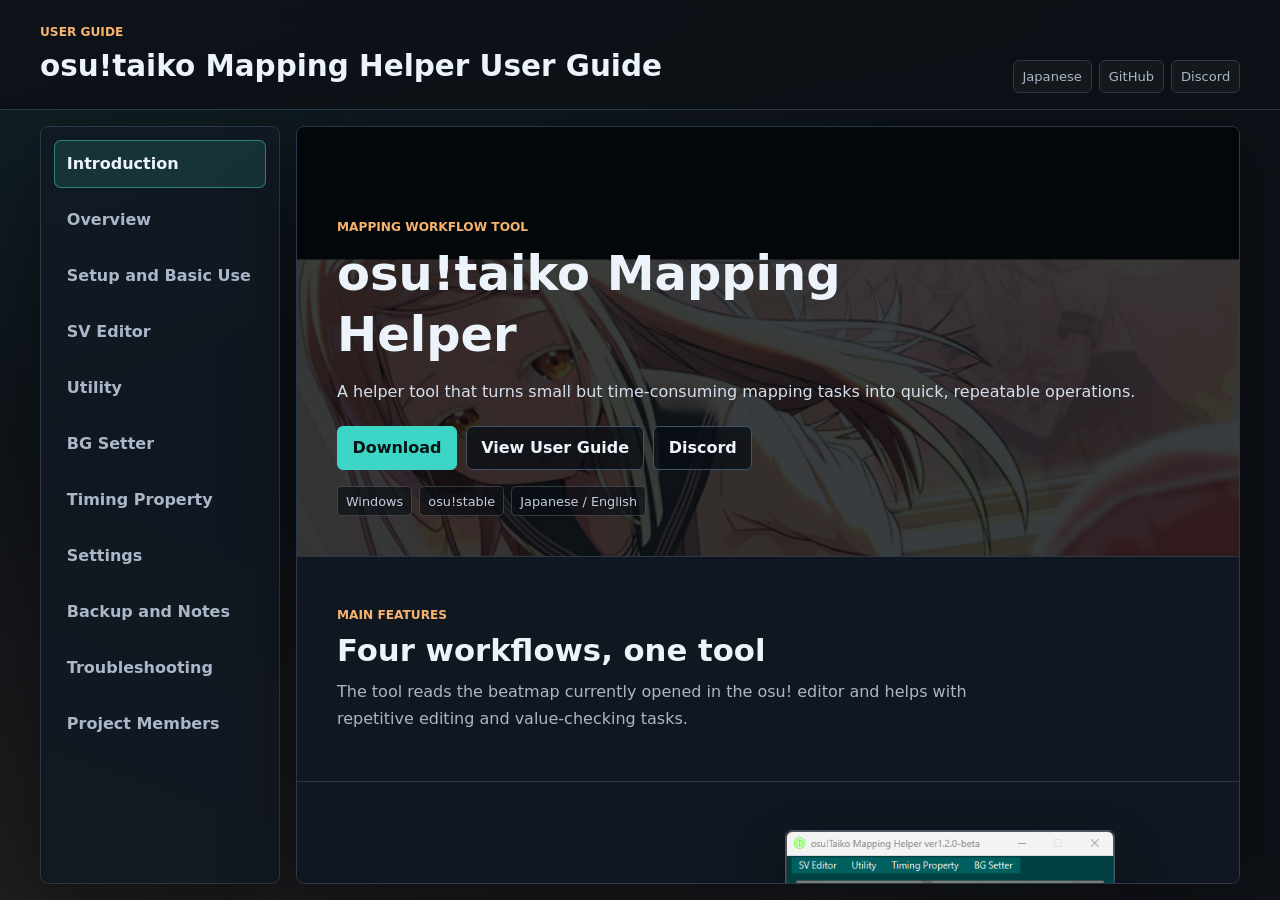
<file: docs/index.en.html>
<!doctype html>
<html lang="en">
<head>
  <meta charset="utf-8">
  <meta name="viewport" content="width=device-width, initial-scale=1">
  <title>osu!taiko Mapping Helper User Guide</title>
  <link rel="icon" href="favicon.ico" sizes="any">
  <link rel="stylesheet" href="style.css">
</head>
<body>
  <header class="app-header">
    <div>
      <p class="eyebrow">User Guide</p>
      <h1>osu!taiko Mapping Helper User Guide</h1>
    </div>
    <div class="header-meta" aria-label="Document information">
      <a href="index.html">Japanese</a>
      <a href="https://github.com/miyagish1m4/osutaiko-mapping-helper">GitHub</a>
      <a href="https://discord.gg/EG7AwfeGcW">Discord</a>
    </div>
  </header>

  <main class="manual-shell">
    <input checked type="radio" name="manual-tab" id="tab-introduction">
    <input type="radio" name="manual-tab" id="tab-overview">
    <input type="radio" name="manual-tab" id="tab-start">
    <input type="radio" name="manual-tab" id="tab-sv">
    <input type="radio" name="manual-tab" id="tab-utility">
    <input type="radio" name="manual-tab" id="tab-bg">
    <input type="radio" name="manual-tab" id="tab-timing-property">
    <input type="radio" name="manual-tab" id="tab-settings">
    <input type="radio" name="manual-tab" id="tab-safety">
    <input type="radio" name="manual-tab" id="tab-trouble">
    <input type="radio" name="manual-tab" id="tab-members">

    <nav class="tab-list" aria-label="Guide sections">
      <label for="tab-introduction">Introduction</label>
      <label for="tab-overview">Overview</label>
      <label for="tab-start">Setup and Basic Use</label>
      <label for="tab-sv">SV Editor</label>
      <label for="tab-utility">Utility</label>
      <label for="tab-bg">BG Setter</label>
      <label for="tab-timing-property">Timing Property</label>
      <label for="tab-settings">Settings</label>
      <label for="tab-safety">Backup and Notes</label>
      <label for="tab-trouble">Troubleshooting</label>
      <label for="tab-members">Project Members</label>
    </nav>

    <section class="tab-panel introduction-panel" id="introduction-panel">
      <div class="showcase-hero" style="--intro-hero-image: url('screenshot/BG Setter.en.png'); --intro-mobile-image: url('screenshot/SV Editor.en.png')">
        <div class="showcase-hero-content">
          <p class="eyebrow">Mapping Workflow Tool</p>
          <h2>osu!taiko Mapping Helper</h2>
          <p class="hero-summary">A helper tool that turns small but time-consuming mapping tasks into quick, repeatable operations.</p>
          <div class="intro-actions">
            <a class="primary-action" href="https://github.com/miyagish1m4/osutaiko-mapping-helper/releases">Download</a>
            <label class="secondary-action" for="tab-overview">View User Guide</label>
            <a class="secondary-action" href="https://discord.gg/EG7AwfeGcW">Discord</a>
          </div>
          <div class="intro-meta" aria-label="Supported environment">
            <span>Windows</span>
            <span>osu!stable</span>
            <span>Japanese / English</span>
          </div>
        </div>
      </div>

      <header class="intro-heading">
        <p class="eyebrow">Main Features</p>
        <h2>Four workflows, one tool</h2>
        <p>The tool reads the beatmap currently opened in the osu! editor and helps with repetitive editing and value-checking tasks.</p>
      </header>

      <section class="intro-feature portrait-feature">
        <div class="intro-feature-copy">
          <p class="feature-number">01</p>
          <h3>SV Editor</h3>
          <p>Set SV and Volume using notes, barlines, BookMarks, BeatSnaps, existing green lines, and other targets.</p>
          <p>Create gradients across a range, process specific object types, apply Relative Mode, and organize existing green lines.</p>
          <label class="text-action" for="tab-sv">View SV Editor guide</label>
        </div>
        <figure class="intro-screenshot portrait-shot">
          <img src="screenshot/SV Editor.en.png" alt="SV Editor window">
        </figure>
      </section>

      <section class="intro-feature portrait-feature reverse">
        <div class="intro-feature-copy">
          <p class="feature-number">02</p>
          <h3>Utility</h3>
          <p>Run non-SV edits for Offset, Hitsound, note positions, Metadata, and other beatmap settings.</p>
          <p>It also supports tag editing across all difficulties, settings copying, and resnapping notes to a selected beat snap.</p>
          <label class="text-action" for="tab-utility">View Utility guide</label>
        </div>
        <figure class="intro-screenshot portrait-shot">
          <img src="screenshot/Utility.en.png" alt="Utility window">
        </figure>
      </section>

      <section class="intro-feature compact-feature">
        <div class="intro-feature-copy">
          <p class="feature-number">03</p>
          <h3>Timing Property</h3>
          <p>Check the Timing, BPM, SV, Volume, and Scroll Speed (BPM) applied at the current osu! editor position in real time.</p>
          <label class="text-action" for="tab-timing-property">View Timing Property guide</label>
        </div>
        <figure class="intro-screenshot compact-shot">
          <img src="screenshot/Timing Property.en.png" alt="Timing Property window">
        </figure>
      </section>

      <section class="intro-feature landscape-feature reverse">
        <div class="intro-feature-copy">
          <p class="feature-number">04</p>
          <h3>BG Setter</h3>
          <p>Move the background image on screen and choose the BG Y coordinate saved to the beatmap.</p>
          <p>Adjust the position visually instead of repeatedly entering numeric values.</p>
          <label class="text-action" for="tab-bg">View BG Setter guide</label>
        </div>
        <figure class="intro-screenshot landscape-shot">
          <img src="screenshot/BG Setter.en.png" alt="BG Setter window">
        </figure>
      </section>

      <div class="intro-cta">
        <div>
          <p class="eyebrow">Get Started</p>
          <h3>Download the latest version</h3>
          <p>Open the target taiko beatmap in osu!stable, then launch the tool to get started.</p>
        </div>
        <div class="intro-actions">
          <a class="primary-action" href="https://github.com/miyagish1m4/osutaiko-mapping-helper/releases">Open Releases</a>
          <label class="secondary-action" for="tab-start">View setup guide</label>
        </div>
      </div>
    </section>

    <section class="tab-panel" id="overview-panel">
      <div class="panel-header">
        <p class="eyebrow">Overview</p>
        <h2>What this tool does</h2>
        <p>osu!taiko Mapping Helper reads the taiko beatmap currently opened in the osu! editor and helps with <strong>SV editing</strong> and <strong>batch editing</strong>. The target is either the currently selected <code>.osu</code> file, or all difficulties in the same song folder depending on the feature.</p>
      </div>

      <div class="dense-grid">
        <article>
          <h3>Reads the current beatmap</h3>
          <p>The tool reads the running osu! process, the opened song folder, the <code>.osu</code> file name, playback position, metadata, and background image information. If the beatmap name appears in the tool, it has detected the target beatmap.</p>
        </article>
        <article>
          <h3>Edits .osu files directly</h3>
          <p><strong>SV Editor</strong>, <strong>Utility</strong>, and <strong>BG Setter</strong> rewrite <code>.osu</code> files. After running a process, press <kbd>Ctrl</kbd> + <kbd>L</kbd> in the osu! editor to reload the file.</p>
        </article>
        <article>
          <h3>Main features</h3>
          <p>The tool can apply or delete SV lines, normalize hitsounds, change note coordinates, edit tags, copy settings, resnap notes, adjust background Y position, and manage backup retention.</p>
        </article>
        <article>
          <h3>Reference information</h3>
          <p><strong>Timing Property</strong> shows the Timing, BPM, SV, Volume, and Scroll Speed (BPM) at the current osu! playback position. It is useful for checking values while building SV effects.</p>
        </article>
      </div>

      <div class="callout">
        <h3>Basic workflow</h3>
        <p>The common flow is: <strong>open the target beatmap in osu!</strong>, <strong>enter conditions in the tool</strong>, <strong>execute the process</strong>, and then press <kbd>Ctrl</kbd> + <kbd>L</kbd> in osu!.<br>
          A success message means the file was written, but <span class="marker warn">the osu! editor view is not refreshed until you reload it</span>.</p>
      </div>
    </section>

    <section class="tab-panel" id="start-panel">
      <div class="panel-header">
        <p class="eyebrow">Start</p>
        <h2>Setup and basic use</h2>
        <p>This section covers the shared flow from launch to checking the result.</p>
      </div>

      <div class="content-columns start-columns">
        <article class="block">
          <h3>Requirements</h3>
          <ul>
            <li>Windows</li>
            <li>osu! stable</li>
          </ul>
        </article>
        <article class="block">
          <h3>Download</h3>
          <ol class="compact-steps">
            <li>Open <a href="https://github.com/miyagish1m4/osutaiko-mapping-helper">miyagish1m4/osutaiko-mapping-helper</a> from the <strong>GitHub</strong> button in the upper-right corner.</li>
            <li>Open <a href="https://github.com/miyagish1m4/osutaiko-mapping-helper/releases">Releases</a> on the right side of the GitHub page.</li>
            <li>Click the release with the latest numeric <strong>Tag</strong>.</li>
            <li>Download <code>osu.taiko.Mapping.Helper.zip</code>.</li>
            <li><strong>Source code</strong> is not needed to run the app.</li>
            <li>Extract the zip file and run <code>osu!taiko Mapping Helper.exe</code>.</li>
          </ol>
        </article>
      </div>

      <article class="block">
        <h3>Launch</h3>
        <ol class="compact-steps">
          <li>Start osu! and open the taiko beatmap you want to edit.</li>
          <li>Start <code>osu!taiko Mapping Helper.exe</code>.</li>
          <li>Check that the beatmap name and background information in the tool are updated.</li>
          <li>Choose <strong>SV Editor</strong>, <strong>Utility</strong>, or <strong>BG Setter</strong> from the menu.</li>
          <li>Enter the conditions and press <strong>Execute</strong>.</li>
          <li>When the success message appears, press <kbd>Ctrl</kbd> + <kbd>L</kbd> in osu!.</li>
        </ol>
      </article>
    </section>

    <section class="tab-panel" id="sv-panel">
      <div class="panel-header">
        <p class="eyebrow">SV Editor</p>
        <h2>Apply and delete SV lines</h2>
        <p>The explanation follows the GUI order: Timing, SV, Volume, target options, and Execute.</p>
      </div>

      <article class="block">
        <h3>1. Timing</h3>
        <p>Set the start and end of the processing range.<br>
          Inputs accept <code>mm:ss:fff</code> format or an integer millisecond value. For example, <code>01:23:456</code> and <code>83456</code> are both valid.</p>
        <p><strong>Set Start Timing</strong> and <strong>Set End Timing</strong> copy the current osu! playback position into the start or end field.</p>
        <p>The <strong>⇔ button</strong> swaps start and end. Execution fails if the start timing is later than the end timing.</p>
      </article>

      <article class="block">
        <h3>2. SV</h3>
        <p>When the SV checkbox is enabled, you can specify the SV value to add or update.<br>
          Enter a number greater than 0. Decimal values are allowed.<br>
          If the SV checkbox is disabled, the tool refers to the green line immediately before the processing point and does not explicitly change the SV value.</p>
        <p><strong>Linear mode</strong> changes the value by a constant difference from start to end.<br>
          <strong>Geometric mode</strong> changes the value by ratio.</p>
        <div class="formula-grid" aria-label="SV formulas">
          <div>
            <strong>Linear mode</strong>
            <code>SV(t) = SV_start + (SV_end - SV_start) * p</code>
          </div>
          <div>
            <strong>Geometric mode</strong>
            <code>SV(t) = SV_start * (SV_end / SV_start) ^ p</code>
          </div>
        </div>
        <p class="small-note"><code>p</code> is the progress inside the range. It is <code>0</code> at the start and <code>1</code> at the end.</p><br>
        <div class="sv-graph-pair">
          <figure class="sv-graph" aria-label="SV change when the end SV is higher than the start SV">
            <img src="assets.en/sv-change-up.svg" alt="Linear and geometric SV change when the end SV is higher than the start SV">
            <figcaption>When the end SV is higher</figcaption>
          </figure>
          <figure class="sv-graph" aria-label="SV change when the end SV is lower than the start SV">
            <img src="assets.en/sv-change-down.svg" alt="Linear and geometric SV change when the end SV is lower than the start SV">
            <figcaption>When the end SV is lower</figcaption>
          </figure>
        </div>
      </article>

      <article class="block">
        <h3>3. Volume</h3>
        <p>When the Volume checkbox is enabled, you can specify the volume of the green lines.<br>
          Enter an integer from 5 to 100. Decimal values are not accepted.<br>
          If the Volume checkbox is disabled, the tool refers to the volume of the red or green line immediately before the processing point. Disable Volume when you want to edit only SV without changing volume.</p>
        <p>When <strong>Apply to Red Lines</strong> is enabled, red lines inside the selected range are also changed to the specified Volume.<br>
          Use this to prevent red lines and green lines at the same timing from ending up with different Volume values.</p>
        <p>When this checkbox is disabled, red-line Volume values inside the range are left unchanged.<br>
          This is useful when you intentionally want the first red line and its green line to have different Volume values, so the area before that line uses the red-line Volume and the area after it uses the green-line Volume.</p>
      </article>

      <div class="content-columns">
        <article class="block">
          <h3>4. Apply Start Timing</h3>
          <p>If disabled, an object exactly at the start timing is excluded from processing.</p>
        </article>
        <article class="block">
          <h3>5. Apply End Timing</h3>
          <p>If disabled, an object exactly at the end timing is excluded from processing.</p>
        </article>
      </div>

      <article class="block">
        <h3>6. Relative Mode</h3>
        <p>This option appears when <strong>AdvanceMode</strong> is enabled in Settings.<br>
          Normally, the entered SV is used as-is. In Relative Mode, the new SV is calculated <strong>based on the SV currently applied to the target object</strong>.<br><br>
        <strong>Multiply</strong> uses <code>(current SV - BaseSV) * input SV + BaseSV</code>.<br>
        <strong>Sum</strong> adds the input SV to the current SV.</p>
        <div class="sv-graph-pair relative-graph-pair">
          <figure class="sv-graph relative-graph" aria-label="Relative Mode add image">
            <img src="assets.en/relative-sv-add.svg" alt="Add mode image: input SV is added to the SV before processing">
          </figure>
          <figure class="sv-graph relative-graph" aria-label="Relative Mode multiply image">
            <img src="assets.en/relative-sv-multiply.svg" alt="Multiply mode image: distance from BaseSV is changed by ratio">
          </figure>
        </div><br>
        <p><strong>Enable End Timing</strong> lets you specify separate relative values for the start and end of the range.</p>
        <div class="sv-graph-pair relative-graph-pair">
          <figure class="sv-graph relative-graph" aria-label="Add mode with enabled end point">
            <img src="assets.en/relative-sv-add-end.svg" alt="Add value changes from -0.0 at the start to -1.0 at the end">
          </figure>
          <figure class="sv-graph relative-graph" aria-label="Multiply mode with enabled end point">
            <img src="assets.en/relative-sv-multiply-end.svg" alt="Multiply value changes from 1.0 at the start to 1.5 at the end">
          </figure>
        </div>
      </article>

      <div class="content-columns">
        <article class="block">
          <h3>7. Apply tab</h3>
          <p>Adds green lines to target timings inside the selected range.<br>
            If SV or Volume is enabled, values are calculated according to the position between start and end.</p>
          <p>When existing green lines overlap, the tool <strong>organizes existing green lines</strong> according to the target and offset.</p>
          <p>Green lines between the target note and the next target note may be removed if they would duplicate the new line's effect. However, lines required to restore unselected objects, or to preserve kiai changes, are kept or have their values inherited.</p>
          <p>After applying, <code>sliderLength</code> is corrected if needed so that sliders before or after the range do not visually break.</p>
          <p>kiai state is inherited from the previous red or green line.</p>
        </article>
        <article class="block">
          <h3>8. Delete tab</h3>
          <p>Deletes green lines inside the selected range. Red lines are not deleted.</p>
          <p>After deletion, <code>sliderLength</code> is corrected if needed so that sliders before or after the range do not visually break.</p>
        </article>
      </div>

      <article class="block">
        <h3>9. Offset</h3>
        <p>When enabled, green lines placed by <strong>Only Objects</strong> are shifted slightly before the target note.</p>
        <p>If the Settings offset type is...<br><strong>1/16 (1/12) offset</strong>, the offset is calculated from BPM as a 1/16 note.<br>
          If the type is <strong>ms offset</strong>, the configured millisecond value is used.</p>
        <p>When <strong>1/12 inclusive</strong> is enabled, 1/12 offset is used if the range includes 1/12 snap HitObjects, so the SV line does not become too close to the previous HitObject. Otherwise, 1/16 is used.</p>
        <p>This option is recommended when placing SV lines with Volume changes, because it helps prevent the player from hitting before the volume change is applied.</p>
      </article>

      <article class="block">
        <h3>10. Target selection</h3>
        <div class="definition-list">
          <div><strong>Only Objects</strong><span>Adds green lines based on <strong>HitObjects, barlines, BookMarks, or specific objects</strong>. This is the basic mode.</span></div>
          <div><strong>BeatSnaps</strong><span>Adds green lines at the <strong>specified beat snap divisor</strong>, regardless of whether HitObject are present.<br>
            Use this when you want to place a volume gradient where there are no notes.<br>
            *Offset will not be applied.</span></div>
          <div><strong>Green Lines</strong><span>This option appears when <strong>AdvanceMode</strong> is enabled in Settings.<br>
            Modifies the SV and Volume value of <strong>already placed green lines</strong>.<br>
            *Offset will not be applied.</span></div>
          <div><strong>Red Lines</strong><span>This option appears when <strong>AdvanceMode</strong> is enabled in Settings.<br>
            Adds green lines on the existing red line to match the set <strong>Scroll Speed Setting (BPM)</strong>.<br>
            This is useful when you want to unify the visual scrolling speed in songs where the BPM changes frequently.<br>
            *Offset will not be applied.
          </span></div>
        </div>
      </article>

      <article class="block">
        <h3>Only Objects details</h3>
        <div class="manual-table">
          <div><strong>All Objects</strong><span>Targets <strong>all Objects: notes, sliders, spinners, barlines, and BookMarks</strong> within the selected range, and places green lines on them.</span></div>
          <div><strong>On Barlines</strong><span>Targets <strong>barlines</strong>. Both empty barlines and barlines with notes are processed.<br>
            The tool also places restore lines on the next Object after each barline, so the SV does not unintentionally continue into the next section.</span></div>
          <div><strong>Except Barlines</strong><span>Targets Objects that are not at the same timing as a barline.<br>
            Restore lines are also placed on barlines, so the SV does not unintentionally affect barlines.</span></div>
          <div><strong>On BookMarks</strong><span>Targets positions with the same timing as a <strong>BookMark</strong>. Both BookMarks without notes and BookMarks with notes are processed.<br>
            The tool also places restore lines on the next Object after each BookMark.</span></div>
          <div><strong>Except BookMarks</strong><span>Targets Objects without a BookMark.<br>
            Restore lines are also placed on BookMarks, so the SV does not unintentionally affect BookMark positions. Use this when you want to avoid only marked positions.</span></div>
          <div><strong>Specific objects</strong><span>Choose from <strong>Normal Don, Normal Kat, Normal Slider, Finisher Don, Finisher Kat, Finisher Slider, and Spinner</strong>. Only matching objects are processed.<br>
            Existing green lines for unselected object types are basically left untouched.<br>
            In this mode, the tool places a green line immediately before or at the selected object, and also places a restore line on the next note so the SV does not remain in the next section.</span></div>
        </div>
      </article>

      <article class="block">
        <h3>11. Execute button</h3>
        <p>Press <strong>Execute</strong> to overwrite the <code>.osu</code> file using the current inputs and target options.<br>
          A backup is created before execution, and a success message is shown when writing is complete. Finally, press <kbd>Ctrl</kbd> + <kbd>L</kbd> in osu! to reload.</p>
      </article>
    </section>

    <section class="tab-panel" id="utility-panel">
      <div class="panel-header">
        <p class="eyebrow">Utility</p>
        <h2>Batch edits and helper features</h2>
        <p>Utility is where non-SV batch editing features are grouped.</p>
      </div>

      <div class="definition-list tall">
        <div><strong>Offset Shifter (all diffs)</strong><span><strong>Moves timing</strong> by the specified milliseconds for all <code>.osu</code> files in the same song folder.<br>
          PreviewTime, Bookmarks, TimingPoints, HitObjects, and animation event start times are moved.</span></div>
        <div><strong>Hitsound Option</strong><span>Unifies Kat hitsounds in the current difficulty to <strong>Clap or Whistle</strong>.<br>
          Don notes are basically not changed. The selected hitsound is applied to Kat and big Kat.</span></div>
        <div><strong>Notes Position</strong><span>Rewrites note coordinates in the current difficulty.<br>
          <strong>Center</strong> uses X=256 / Y=192.<br>
          <strong>Separate</strong> uses the coordinates configured in Settings for Don, Kat, big Don, and big Kat.<br>
          <strong>Random</strong> assigns random coordinates per note. Slider control points are moved as well.</span></div>
        <div><strong>Tag Editor (all diffs)</strong><span>Applies the tag input to the <strong>Metadata of all difficulties</strong> in the same song folder.</span></div>
        <div><strong>Settings Copier (all diffs)</strong><span>Copies settings from the current difficulty to <strong>all difficulties</strong>.<br>
          You can choose Metadata, BG, Preview, and Timing Points.<br>
          Timing Points copies red lines and keeps each difficulty's existing green lines in the output.</span></div>
        <div><strong>Resnap</strong><span>Moves notes in the selected range of the current difficulty to the <strong>selected beat snap interval</strong>.<br>
          If you want to resnap all notes, leave the range fields blank.</span></div>
      </div>

      <article class="block">
        <h3>Resnap behavior</h3>
        <p>For each red line, the tool calculates snap intervals from <strong>BPM</strong>, <strong>meter</strong>, and <strong>barLength</strong>.<br>
          Notes within half a snap before or after each snap position are moved to that snap position. If a red line exists inside the range, the next section is recalculated using the new BPM and meter.</p>
        <p>Available intervals are <code>1/24</code>, <code>1/36</code>, <code>1/48</code>, and <code>1/60</code>. Choose the smallest unit that matches the beatmap's rhythm. A confirmation dialog appears before execution.</p>
      </article>
    </section>

    <section class="tab-panel" id="bg-panel">
      <div class="panel-header">
        <p class="eyebrow">BG Setter</p>
        <h2>Adjust background Y position</h2>
        <p>Shows the current beatmap background and adjusts the Y coordinate stored in the osu! background event line.</p>
      </div>

      <article class="block">
        <h3>What changes</h3>
        <p>BG Setter rewrites the <strong>Y offset</strong> in the background line of the Events section. <span class="marker warn">It does not edit the image file itself.</span> Use it when you only want to change the displayed background position.</p>
      </article>

      <article class="block">
        <h3>How to use</h3>
        <ol class="compact-steps">
          <li>Open the target beatmap in the osu! editor.</li>
          <li>Open <strong>BG Setter</strong> from the menu.</li>
          <li>Drag the background up or down to adjust the Y coordinate.</li>
          <li>Save with <strong>Execute</strong> or <kbd>Ctrl</kbd> + <kbd>S</kbd>.</li>
          <li>Press <kbd>Ctrl</kbd> + <kbd>L</kbd> in osu! to check the result.</li>
        </ol>
      </article>
    </section>

    <section class="tab-panel" id="timing-property-panel">
      <div class="panel-header">
        <p class="eyebrow">Timing Property</p>
        <h2>Check beatmap values at the current position</h2>
        <p>Timing Property is a reference screen, not an editing screen. It shows values corresponding to the current osu! playback position. It appears in the menu when <strong>AdvanceMode</strong> is enabled in Settings.</p>
      </div>

      <div class="definition-list tall">
        <div><strong>Timing</strong><span>Shows the current osu! playback position in <code>mm:ss:fff</code> format.</span></div>
        <div><strong>BPM</strong><span>Shows the <strong>BPM of the red line</strong> applied at the current position.</span></div>
        <div><strong>SV</strong><span>Shows the <strong>SV</strong> applied at the current position.</span></div>
        <div><strong>Scroll Speed (BPM)</strong><span>Shows the <strong>visual scroll speed</strong> as a BPM-equivalent value based on BPM, SV, and SliderMultiplier.</span></div>
        <div><strong>Volume</strong><span>Shows the <strong>Volume</strong> applied at the current position.</span></div>
      </div>

      <article class="block">
        <h3>How to use</h3>
        <p>When you play or seek in the osu! editor, Timing Property values update.<br>
          <strong>Double-clicking each displayed value will copy it</strong> to the clipboard.</p>
      </article>
    </section>

    <section class="tab-panel" id="settings-panel">
      <div class="panel-header">
        <p class="eyebrow">Settings</p>
        <h2>Settings items</h2>
        <p>Settings controls the whole tool's display language, backup retention, offset type, and note coordinates.</p>
      </div>

      <div class="definition-list tall">
        <div><strong>Language</strong><span>Switches between <strong>English / Japanese</strong>.</span></div>
        <div><strong>Backup Limit</strong><span>The number of <strong>backup files</strong> kept per beatmap.<br>
          Enter an integer from 1 to 100. Older backups are deleted when saving if the limit is exceeded.</span></div>
        <div><strong>Offset Type</strong><span>Switches the SV Editor offset input between <strong>snap-based</strong> and <strong>millisecond-based</strong>.</span></div>
        <div><strong>Note Position</strong><span>Sets X / Y coordinates for Don, Kat, big Don, and big Kat when using <strong>Separate</strong>.<br>
          X must be from 0 to 512, and Y must be from 0 to 384.<br>
          Defaults are:<br>
          Don: X=64 / Y=64<br>
          Kat: X=448 / Y=64<br>
          Big Don: X=64 / Y=320<br>
          Big Kat: X=448 / Y=320</span></div>
        <div><strong>Unicode Support</strong><span>Uses <strong>TitleUnicode / ArtistUnicode</strong> for beatmap title display.<br>
          This allows Japanese or special-character titles to be displayed.</span></div>
        <div><strong>AdvanceMode</strong><span>Shows <strong>additional editing items</strong> such as Relative Mode and Timing Property.</span></div>
      </div>
    </section>

    <section class="tab-panel" id="safety-panel">
      <div class="panel-header">
        <p class="eyebrow">Safety</p>
        <h2>Backup and cautions</h2>
        <p>This tool is convenient, but it rewrites <code>.osu</code> files during execution. It is safer to understand what changes before and after processing.</p>
      </div>

      <div class="content-columns">
        <article class="block warning">
          <h3>Automatic backups</h3>
          <p>SV Editor, parts of Utility, and BG Setter copy the current <code>.osu</code> file to the Backup folder before overwriting.<br>
            Backup file names include the date and time. Old backups over the configured keep limit are deleted.</p>
        </article>
        <article class="block warning">
          <h3>Manual backups are recommended</h3>
          <p>Large SV operations, copying to all difficulties, and Resnap can affect a wide range of the beatmap.<br>
            For published beatmaps or active worksets, copy the whole song folder somewhere else before testing.</p>
        </article>
      </div>

      <article class="block warning">
        <h3>Disclaimer</h3>
        <p>Use this tool at your own risk. You are responsible for any issues that occur from using this tool or in connection with it.<br>
          The creators and distributors accept no responsibility or liability.</p>
      </article>

      <article class="block">
        <h3>Check after execution</h3>
        <p>A success message means writing to the file is complete. The osu! editor view is not updated automatically.<br>
          Always reload with <kbd>Ctrl</kbd> + <kbd>L</kbd> and check <strong>Timing</strong>, <strong>HitObjects</strong>, and <strong>background coordinates</strong>.</p>
      </article>
    </section>

    <section class="tab-panel" id="trouble-panel">
      <div class="panel-header">
        <p class="eyebrow">Troubleshooting</p>
        <h2>When something does not work</h2>
        <p>Common symptoms and things to check.</p>
      </div>

      <div class="faq-list">
        <details>
          <summary>The beatmap name or background does not appear</summary>
          <p>Check that osu! is running and that a beatmap is open in the editor.<br>
            Detection can also fail if the song folder or <code>.osu</code> file was moved or deleted.</p>
        </details>
        <details>
          <summary>I cannot see the changes after execution</summary>
          <p>Press <kbd>Ctrl</kbd> + <kbd>L</kbd> in osu! to reload the beatmap.<br>
            Even if the tool rewrites the file, the editor view is not refreshed automatically.</p>
        </details>
        <details>
          <summary>Timing input causes an error</summary>
          <p>Enter the value in <code>mm:ss:fff</code> format or as an integer millisecond value.<br>
            An error also occurs if the start timing is later than the end timing.</p>
        </details>
        <details>
          <summary>SV or Volume causes an error</summary>
          <p>SV must be a positive number. Volume should be an integer from 5 to 100.<br>
            The BaseSV for Relative Mode must also be a positive value.</p>
        </details>
        <details>
          <summary>I want to reduce backup files</summary>
          <p>Change the backup keep limit in Settings and save it.<br>
            You can specify a value from 1 to 100, and old backups are cleaned up after saving.</p>
        </details>
        <details>
          <summary>I cannot use the tool with osu!lazer</summary>
          <p><strong>osu!lazer is not supported.</strong><br>
            The tool cannot read the currently opened beatmap or playback position from osu!lazer in real time.<br>
            In addition, osu!stable and osu!lazer use different <strong>osu! file formats</strong>, so writing to an osu!lazer <code>.osu</code> file may cause unexpected behavior.<br>
            <strong>Use this tool with osu!stable only.</strong></p>
        </details>
        <details>
          <summary>I want to report a bug</summary>
          <p>If you encounter a bug in the tool, please report it in the <code>bug-report</code> channel on <a href="https://discord.gg/EG7AwfeGcW">Discord</a>.</p>
        </details>
        <details>
          <summary>I want to request a new feature</summary>
          <p>If you have a request for a new feature or improvement, please post it in the <code>request</code> channel on <a href="https://discord.gg/EG7AwfeGcW">Discord</a>.</p>
        </details>
      </div>
    </section>

    <section class="tab-panel" id="members-panel">
      <div class="panel-header">
        <p class="eyebrow">Project Members</p>
        <h2>Project Members</h2>
        <p>People who contributed to development, feature ideas, guide writing, review, and testing for osu!taiko Mapping Helper.</p>
      </div>

      <div class="definition-list tall">
        <div><strong>Programming</strong><span>
          <a href="https://osu.ppy.sh/users/8027517">miyagishima</a><br>
          <a href="https://osu.ppy.sh/users/5321719">uone</a> (common function)
        </span></div>
        <div><strong>Feature Ideas</strong><span>
          <a href="https://osu.ppy.sh/users/2774767">tasuke912</a><br>
          Everyone who shares suggestions
        </span></div>
        <div><strong>User Guide Writing</strong><span>
          <a href="https://osu.ppy.sh/users/12029122">Vanity8</a>
        </span></div>
        <div><strong>Proof Reading</strong><span>
          <a href="https://osu.ppy.sh/users/14520910">Maimaing</a>
        </span></div>
        <div><strong>Testing</strong><span>
          <a href="https://osu.ppy.sh/users/8027517">miyagishima</a> (basic checks only)<br>
          Everyone who uses the tool
        </span></div>
      </div>
    </section>
  </main>

</body>
</html>
</file>
<file: docs/style.css>
﻿:root {
  color-scheme: dark;
  --bg: #0d1117;
  --bg-elevated: #121923;
  --panel: #161f2c;
  --panel-strong: #1c2838;
  --ink: #edf3fb;
  --muted: #aab7c8;
  --subtle: #758397;
  --line: #2a384b;
  --line-strong: #40536c;
  --brand: #3dd6c6;
  --brand-soft: rgba(61, 214, 198, 0.14);
  --accent: #f6b36d;
  --danger: #ff8f8f;
  --warning-bg: rgba(246, 179, 109, 0.12);
  --shadow: 0 20px 70px rgba(0, 0, 0, 0.35);
}

* {
  box-sizing: border-box;
}

html,
body {
  min-height: 100%;
}

body {
  margin: 0;
  font-family: "Yu Gothic UI", "Meiryo", system-ui, sans-serif;
  color: var(--ink);
  background:
    linear-gradient(160deg, rgba(61, 214, 198, 0.09), transparent 35%),
    linear-gradient(20deg, rgba(246, 179, 109, 0.08), transparent 38%),
    var(--bg);
  line-height: 1.68;
}

code,
kbd,
pre {
  font-family: "Cascadia Mono", "Consolas", monospace;
}

code,
kbd {
  display: inline-block;
  padding: 0.05rem 0.38rem;
  border: 1px solid var(--line-strong);
  border-radius: 5px;
  background: #0b1017;
  color: #d8fff9;
}

strong {
  color: var(--ink);
}

.tag {
  display: inline-flex;
  align-items: center;
  min-height: 1.45rem;
  margin-right: 0.38rem;
  padding: 0.05rem 0.45rem;
  border: 1px solid rgba(61, 214, 198, 0.45);
  border-radius: 999px;
  color: #bffdf6;
  background: rgba(61, 214, 198, 0.12);
  font-size: 0.78rem;
  font-weight: 700;
  line-height: 1.25;
  vertical-align: 0.08rem;
}

.tag.warn {
  border-color: rgba(246, 179, 109, 0.5);
  color: #ffd7aa;
  background: rgba(246, 179, 109, 0.13);
}

.tag.danger {
  border-color: rgba(255, 143, 143, 0.52);
  color: #ffc9c9;
  background: rgba(255, 143, 143, 0.12);
}

.tag.neutral {
  border-color: var(--line-strong);
  color: #d6e3f4;
  background: rgba(255, 255, 255, 0.055);
}

.marker {
  color: var(--brand);
  font-weight: 700;
}

.marker.warn {
  color: var(--accent);
}

.marker.danger {
  color: var(--danger);
}

pre {
  margin: 0.7rem 0 0;
  overflow-x: auto;
  padding: 0.9rem 1rem;
  border: 1px solid var(--line);
  border-radius: 8px;
  background: #090d13;
  color: #dce7f5;
}

.app-header {
  display: flex;
  justify-content: space-between;
  gap: 1.5rem;
  align-items: end;
  padding: 1.4rem clamp(1rem, 4vw, 2.5rem) 1rem;
  border-bottom: 1px solid var(--line);
  background: rgba(13, 17, 23, 0.9);
  backdrop-filter: blur(12px);
}

.eyebrow {
  margin: 0 0 0.35rem;
  color: var(--accent);
  font-size: 0.76rem;
  font-weight: 700;
  letter-spacing: 0;
  text-transform: uppercase;
}

h1,
h2,
h3,
p {
  margin-top: 0;
}

h1,
h2,
h3 {
  line-height: 1.28;
  letter-spacing: 0;
}

h1 {
  margin-bottom: 0.45rem;
  font-size: clamp(1.35rem, 2.3vw, 2.05rem);
}

h2 {
  margin-bottom: 0.55rem;
  font-size: clamp(1.35rem, 2.4vw, 2rem);
}

h3 {
  margin-bottom: 0.45rem;
  font-size: 1.03rem;
}

.lead {
  max-width: 760px;
  margin-bottom: 0;
  color: var(--muted);
}

.header-meta {
  display: flex;
  flex-wrap: wrap;
  justify-content: flex-end;
  gap: 0.45rem;
  min-width: 220px;
}

.header-meta span,
.header-meta a {
  padding: 0.28rem 0.55rem;
  border: 1px solid var(--line);
  border-radius: 6px;
  color: var(--muted);
  background: rgba(255, 255, 255, 0.03);
  font-size: 0.82rem;
  text-decoration: none;
}

.header-meta a:hover,
.header-meta a:focus-visible {
  color: var(--brand);
}

.manual-shell {
  display: grid;
  grid-template-columns: 15rem minmax(0, 1fr);
  gap: 1rem;
  height: calc(100vh - 6.9rem);
  min-height: 620px;
  padding: 1rem clamp(1rem, 4vw, 2.5rem);
}

.manual-shell > input {
  position: absolute;
  inline-size: 1px;
  block-size: 1px;
  opacity: 0;
  pointer-events: none;
}

.tab-list {
  display: grid;
  align-content: start;
  gap: 0.5rem;
  min-width: 0;
  padding: 0.8rem;
  border: 1px solid var(--line);
  border-radius: 8px;
  background: rgba(18, 25, 35, 0.82);
  box-shadow: var(--shadow);
  overflow-y: auto;
}

.tab-list label {
  display: flex;
  align-items: center;
  min-height: 2.7rem;
  padding: 0.6rem 0.75rem;
  border: 1px solid transparent;
  border-radius: 7px;
  color: var(--muted);
  cursor: pointer;
  font-weight: 700;
}

.tab-list label:hover,
.tab-list label:focus-visible {
  border-color: var(--line-strong);
  color: var(--ink);
  background: rgba(255, 255, 255, 0.04);
}

#tab-introduction:checked ~ .tab-list label[for="tab-introduction"],
#tab-overview:checked ~ .tab-list label[for="tab-overview"],
#tab-start:checked ~ .tab-list label[for="tab-start"],
#tab-sv:checked ~ .tab-list label[for="tab-sv"],
#tab-utility:checked ~ .tab-list label[for="tab-utility"],
#tab-bg:checked ~ .tab-list label[for="tab-bg"],
#tab-timing-property:checked ~ .tab-list label[for="tab-timing-property"],
#tab-settings:checked ~ .tab-list label[for="tab-settings"],
#tab-safety:checked ~ .tab-list label[for="tab-safety"],
#tab-trouble:checked ~ .tab-list label[for="tab-trouble"],
#tab-members:checked ~ .tab-list label[for="tab-members"] {
  border-color: rgba(61, 214, 198, 0.5);
  color: var(--ink);
  background: var(--brand-soft);
}

.tab-panel {
  display: none;
  min-width: 0;
  overflow-y: auto;
  padding: clamp(1rem, 2vw, 1.4rem);
  border: 1px solid var(--line);
  border-radius: 8px;
  background: rgba(18, 25, 35, 0.88);
  box-shadow: var(--shadow);
}

#tab-introduction:checked ~ #introduction-panel,
#tab-overview:checked ~ #overview-panel,
#tab-start:checked ~ #start-panel,
#tab-sv:checked ~ #sv-panel,
#tab-utility:checked ~ #utility-panel,
#tab-bg:checked ~ #bg-panel,
#tab-timing-property:checked ~ #timing-property-panel,
#tab-settings:checked ~ #settings-panel,
#tab-safety:checked ~ #safety-panel,
#tab-trouble:checked ~ #trouble-panel,
#tab-members:checked ~ #members-panel {
  display: block;
}

.introduction-panel {
  padding: 0;
  background: #101720;
}

.showcase-hero {
  position: relative;
  display: flex;
  align-items: flex-end;
  width: 100%;
  min-width: 0;
  min-height: 430px;
  overflow: hidden;
  border-bottom: 1px solid var(--line);
  background-image: var(--intro-hero-image);
  background-position: center 70%;
  background-size: 130% auto;
}

.showcase-hero::before {
  position: absolute;
  inset: 0;
  content: "";
  background: rgba(5, 10, 15, 0.7);
}

.showcase-hero-content {
  position: relative;
  z-index: 1;
  width: min(760px, 100%);
  max-width: 100%;
  min-width: 0;
  padding: 2.5rem;
}

.showcase-hero h2 {
  max-width: 700px;
  margin-bottom: 0.8rem;
  font-size: 3rem;
}

.showcase-hero-content > p:not(.eyebrow) {
  max-width: 650px;
  margin-bottom: 1.25rem;
  color: #d5dfec;
  font-size: 1rem;
  overflow-wrap: normal;
  white-space: nowrap;
}

.intro-actions {
  display: flex;
  flex-wrap: wrap;
  gap: 0.55rem;
  align-items: center;
}

.primary-action,
.secondary-action {
  display: inline-flex;
  align-items: center;
  justify-content: center;
  min-height: 2.65rem;
  padding: 0.5rem 0.9rem;
  border: 1px solid var(--line-strong);
  border-radius: 6px;
  color: var(--ink);
  cursor: pointer;
  font-weight: 700;
  text-decoration: none;
}

.primary-action {
  border-color: var(--brand);
  color: #051414;
  background: var(--brand);
}

.secondary-action {
  background: rgba(8, 14, 21, 0.76);
}

.primary-action:hover,
.primary-action:focus-visible {
  color: #051414;
  background: #72e8dc;
}

.secondary-action:hover,
.secondary-action:focus-visible {
  border-color: var(--brand);
  color: var(--brand);
}

.intro-meta {
  display: flex;
  flex-wrap: wrap;
  gap: 0.45rem;
  margin-top: 1rem;
}

.intro-meta span {
  padding: 0.2rem 0.5rem;
  border: 1px solid rgba(255, 255, 255, 0.18);
  border-radius: 5px;
  color: #c3cedc;
  background: rgba(8, 14, 21, 0.65);
  font-size: 0.8rem;
}

.intro-heading {
  max-width: 760px;
  padding: 3rem 2.5rem 2rem;
}

.intro-heading > p:last-child,
.intro-feature-copy p,
.intro-cta p {
  color: var(--muted);
}

.intro-feature {
  display: grid;
  grid-template-columns: minmax(16rem, 0.75fr) minmax(18rem, 1.25fr);
  gap: clamp(2rem, 5vw, 5rem);
  align-items: center;
  padding: 3rem 2.5rem;
  border-top: 1px solid var(--line);
}

.intro-feature.reverse .intro-feature-copy {
  order: 2;
}

.intro-feature.reverse .intro-screenshot {
  order: 1;
}

.intro-feature-copy {
  max-width: 560px;
}

.intro-feature-copy h3 {
  margin-bottom: 0.85rem;
  font-size: 1.7rem;
}

.feature-number {
  margin-bottom: 0.3rem;
  color: var(--accent) !important;
  font-family: "Cascadia Mono", "Consolas", monospace;
  font-size: 0.82rem;
  font-weight: 700;
}

.text-action {
  display: inline-flex;
  margin-top: 0.4rem;
  color: var(--brand);
  cursor: pointer;
  font-weight: 700;
}

.text-action:hover,
.text-action:focus-visible {
  text-decoration: underline;
}

.intro-screenshot {
  justify-self: center;
  margin: 0;
}

.intro-screenshot img {
  display: block;
  max-width: 100%;
  height: auto;
  border: 1px solid var(--line-strong);
  border-radius: 6px;
  box-shadow: 0 22px 48px rgba(0, 0, 0, 0.34);
}

.portrait-shot {
  width: min(100%, 330px);
}

.compact-shot {
  width: min(100%, 420px);
}

.landscape-feature {
  grid-template-columns: minmax(16rem, 0.65fr) minmax(24rem, 1.35fr);
}

.landscape-shot {
  width: min(100%, 760px);
}

.intro-cta {
  display: flex;
  justify-content: space-between;
  gap: 2rem;
  align-items: center;
  padding: 2.5rem;
  border-top: 1px solid rgba(61, 214, 198, 0.42);
  background: var(--brand-soft);
}

.intro-cta h3 {
  font-size: 1.35rem;
}

.intro-cta p {
  margin-bottom: 0;
}

.panel-header {
  width: 100%;
  margin-bottom: 1rem;
  padding-bottom: 0.9rem;
  border-bottom: 1px solid var(--line);
}

.panel-header p,
.block p,
.block li,
.dense-grid p,
.definition-list span,
.faq-list p {
  color: var(--muted);
}

.dense-grid {
  display: grid;
  grid-template-columns: repeat(4, minmax(0, 1fr));
  gap: 0.8rem;
}

.dense-grid article,
.block,
.callout,
details,
.definition-list > div {
  border: 1px solid var(--line);
  border-radius: 8px;
  background: var(--panel);
}

.dense-grid article,
.block,
.callout {
  padding: 1rem;
}

.content-columns {
  display: grid;
  grid-template-columns: repeat(2, minmax(0, 1fr));
  gap: 0.8rem;
}

.start-columns {
  grid-template-columns: minmax(18rem, 0.72fr) minmax(0, 1.28fr);
}

.block,
.callout,
.definition-list,
.faq-list,
.content-columns,
.dense-grid {
  margin-bottom: 0.8rem;
}

.callout {
  border-color: rgba(61, 214, 198, 0.42);
  background: var(--brand-soft);
}

.warning {
  border-color: rgba(246, 179, 109, 0.45);
  background: var(--warning-bg);
}

.compact-steps {
  display: grid;
  gap: 0.42rem;
  margin: 0;
  padding-left: 1.35rem;
}

.formula-grid {
  display: grid;
  grid-template-columns: repeat(2, minmax(0, 1fr));
  gap: 0.6rem;
  margin: 0.9rem 0 0.5rem;
}

.formula-grid > div {
  display: grid;
  gap: 0.35rem;
  padding: 0.75rem;
  border: 1px solid var(--line);
  border-radius: 8px;
  background: rgba(255, 255, 255, 0.025);
}

.formula-grid strong {
  color: var(--brand);
}

.small-note {
  font-size: 0.92rem;
}

.sv-graph-pair {
  display: grid;
  grid-template-columns: repeat(2, minmax(0, 1fr));
  gap: 0.75rem;
  max-width: 940px;
  margin-top: 0.85rem;
}

.sv-graph {
  max-width: 460px;
  margin: 0;
  padding: 0.65rem;
  border: 1px solid var(--line);
  border-radius: 8px;
  background: #0b1017;
}

.sv-graph img {
  display: block;
  width: 100%;
  height: auto;
  min-height: 130px;
}

.sv-graph figcaption {
  margin-top: 0.5rem;
  color: var(--muted);
  font-size: 0.92rem;
}

.relative-graph-pair {
  max-width: 1120px;
}

.relative-graph {
  max-width: 560px;
}

.definition-list {
  display: grid;
  gap: 0.5rem;
}

.manual-table {
  display: grid;
  overflow: hidden;
  border: 1px solid var(--line);
  border-radius: 8px;
}

.manual-table > div {
  display: grid;
  grid-template-columns: minmax(9rem, 0.36fr) minmax(0, 1fr);
  gap: 0.8rem;
  padding: 0.85rem 1rem;
  border-top: 1px solid var(--line);
  background: rgba(255, 255, 255, 0.025);
}

.manual-table > div:first-child {
  border-top: 0;
}

.manual-table > div > strong:first-child {
  color: var(--brand);
}

.manual-table > div > span strong {
  color: var(--ink);
}

.manual-table span {
  color: var(--muted);
}

.definition-list > div {
  display: grid;
  grid-template-columns: minmax(8.5rem, 0.35fr) minmax(0, 1fr);
  gap: 0.8rem;
  padding: 0.85rem 1rem;
}

.definition-list > div > strong:first-child {
  color: var(--brand);
}

.definition-list > div > span strong {
  color: var(--ink);
}

.definition-list a {
  color: #bffdf6;
  font-weight: 700;
  text-decoration: none;
}

.definition-list a:hover,
.definition-list a:focus-visible {
  color: var(--brand);
  text-decoration: underline;
}

.definition-list.tall > div {
  grid-template-columns: minmax(10rem, 0.32fr) minmax(0, 1fr);
}

.utility-grid {
  grid-template-columns: repeat(3, minmax(0, 1fr));
}

.faq-list {
  display: grid;
  gap: 0.6rem;
}

.block a,
.faq-list a {
  color: #bffdf6;
  font-weight: 700;
  text-decoration: none;
}

.block a:hover,
.block a:focus-visible,
.faq-list a:hover,
.faq-list a:focus-visible {
  color: var(--brand);
  text-decoration: underline;
}

details {
  padding: 0.9rem 1rem;
}

summary {
  cursor: pointer;
  color: var(--ink);
  font-weight: 700;
}

summary:hover,
summary:focus-visible {
  color: var(--brand);
}

@media (max-width: 1080px) {
  .manual-shell {
    grid-template-columns: 1fr;
    height: auto;
    min-height: 0;
  }

  .tab-list {
    display: flex;
    overflow-x: auto;
  }

  .tab-list label {
    flex: 0 0 auto;
  }

  .tab-panel {
    min-height: 62vh;
    max-height: none;
  }

  .dense-grid,
  .utility-grid {
    grid-template-columns: repeat(2, minmax(0, 1fr));
  }

  .showcase-hero {
    min-height: 390px;
  }

  .intro-feature,
  .landscape-feature {
    grid-template-columns: minmax(14rem, 0.8fr) minmax(16rem, 1.2fr);
  }
}

@media (max-width: 720px) {
  .app-header {
    flex-direction: column;
    align-items: stretch;
  }

  .app-header h1 {
    font-size: 1.25rem;
    overflow-wrap: anywhere;
  }

  .header-meta {
    justify-content: flex-start;
  }

  .content-columns,
  .dense-grid,
  .utility-grid,
  .formula-grid,
  .sv-graph-pair,
  .manual-table > div,
  .definition-list > div,
  .definition-list.tall > div {
    grid-template-columns: 1fr;
  }

  .manual-shell {
    width: 100%;
    min-width: 0;
    padding-inline: 0.75rem;
    overflow-x: hidden;
  }

  .tab-list {
    width: calc(100vw - 1.5rem);
    max-width: calc(100vw - 1.5rem);
  }

  .tab-panel {
    width: calc(100vw - 1.5rem);
    max-width: calc(100vw - 1.5rem);
    overflow-x: hidden;
  }

  .showcase-hero {
    min-height: 460px;
    background-image: var(--intro-mobile-image);
    background-position: center 30%;
    background-size: cover;
  }

  .showcase-hero-content {
    width: 100%;
    max-width: none;
    padding: 1.4rem;
  }

  .showcase-hero-content > * {
    max-width: calc(100vw - 4.3rem);
  }

  .showcase-hero h2 {
    width: 100%;
    font-size: 1.85rem;
    overflow-wrap: anywhere;
    white-space: normal;
  }

  .showcase-hero-content > p:not(.eyebrow) {
    word-break: normal;
    white-space: normal;
  }

  .showcase-hero .intro-actions {
    display: grid;
    grid-template-columns: 1fr;
    align-items: stretch;
    width: 100%;
  }

  .showcase-hero .primary-action,
  .showcase-hero .secondary-action {
    width: 100%;
  }

  .intro-heading,
  .intro-feature,
  .intro-cta {
    padding: 2rem 1.25rem;
  }

  .intro-feature,
  .landscape-feature {
    grid-template-columns: 1fr;
  }

  .intro-feature.reverse .intro-feature-copy,
  .intro-feature.reverse .intro-screenshot {
    order: initial;
  }

  .intro-feature-copy {
    max-width: none;
  }

  .intro-cta {
    flex-direction: column;
    align-items: flex-start;
  }
}
</file>
